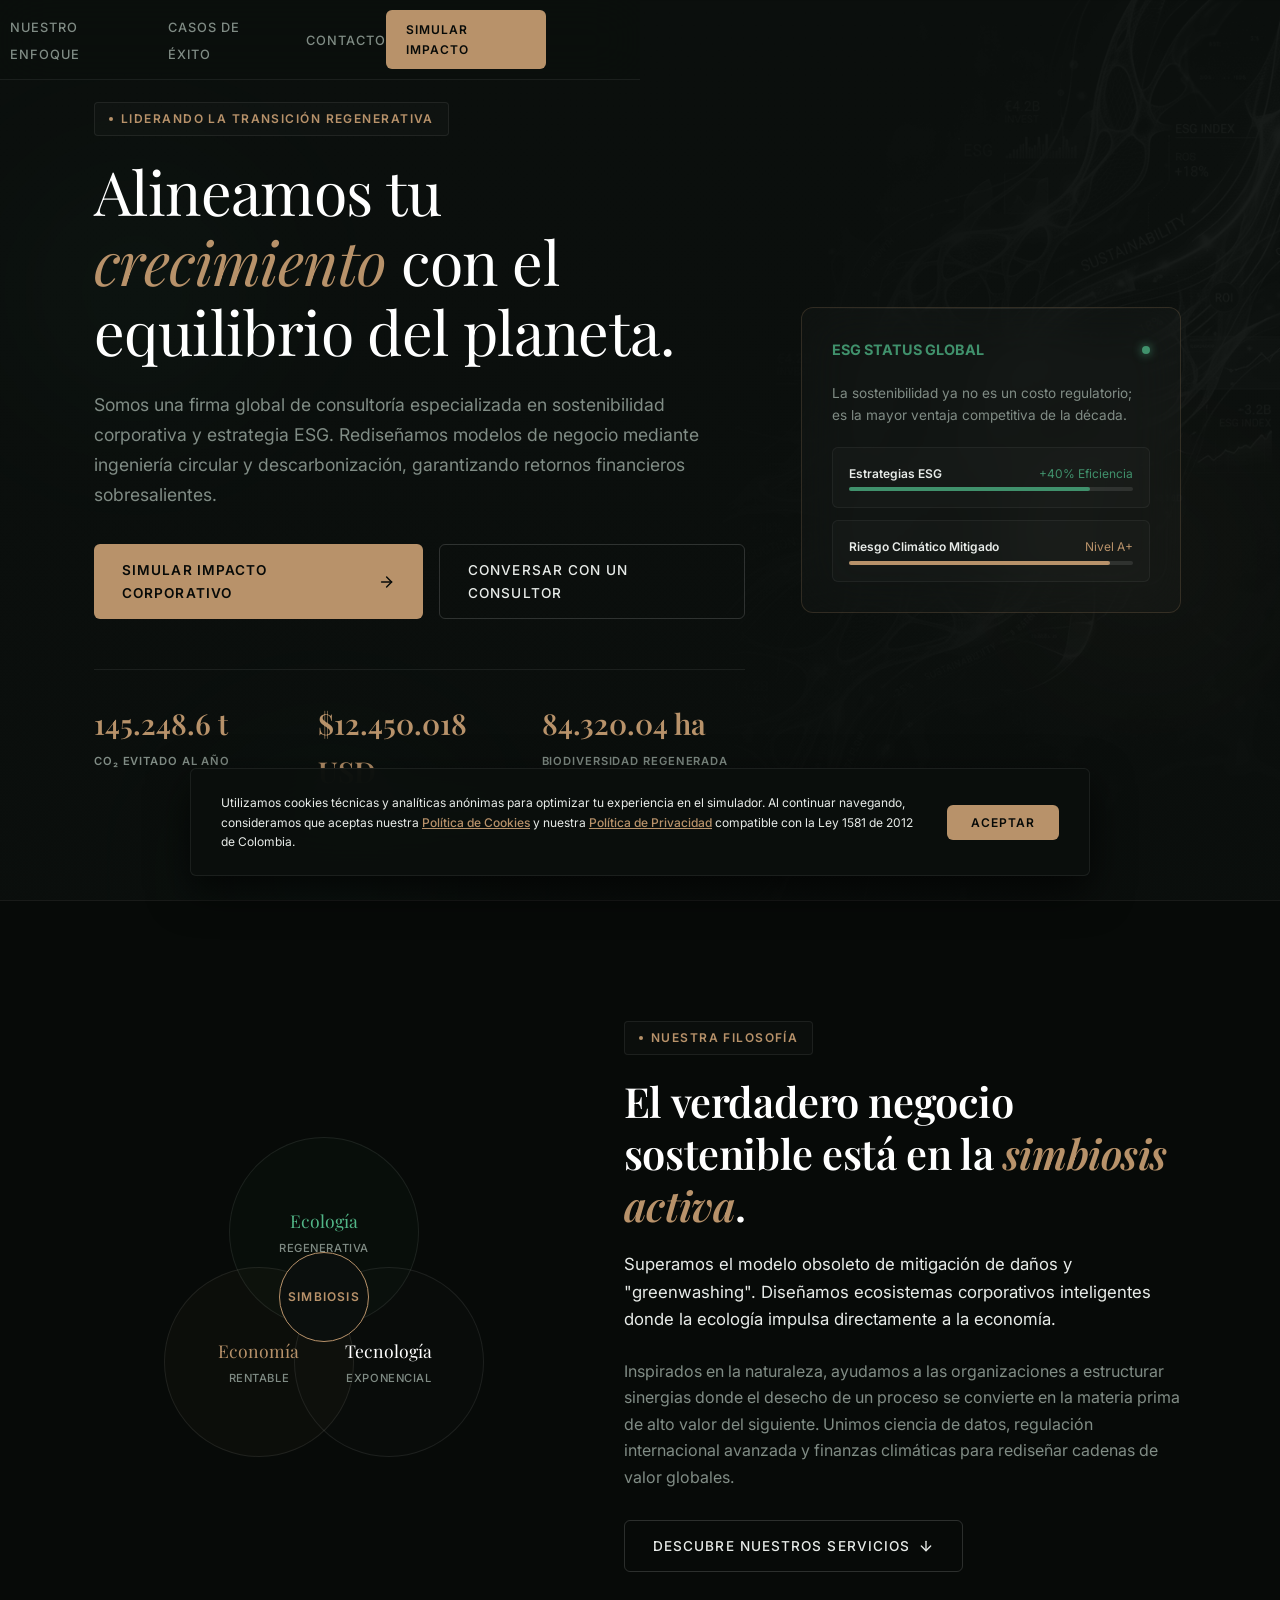
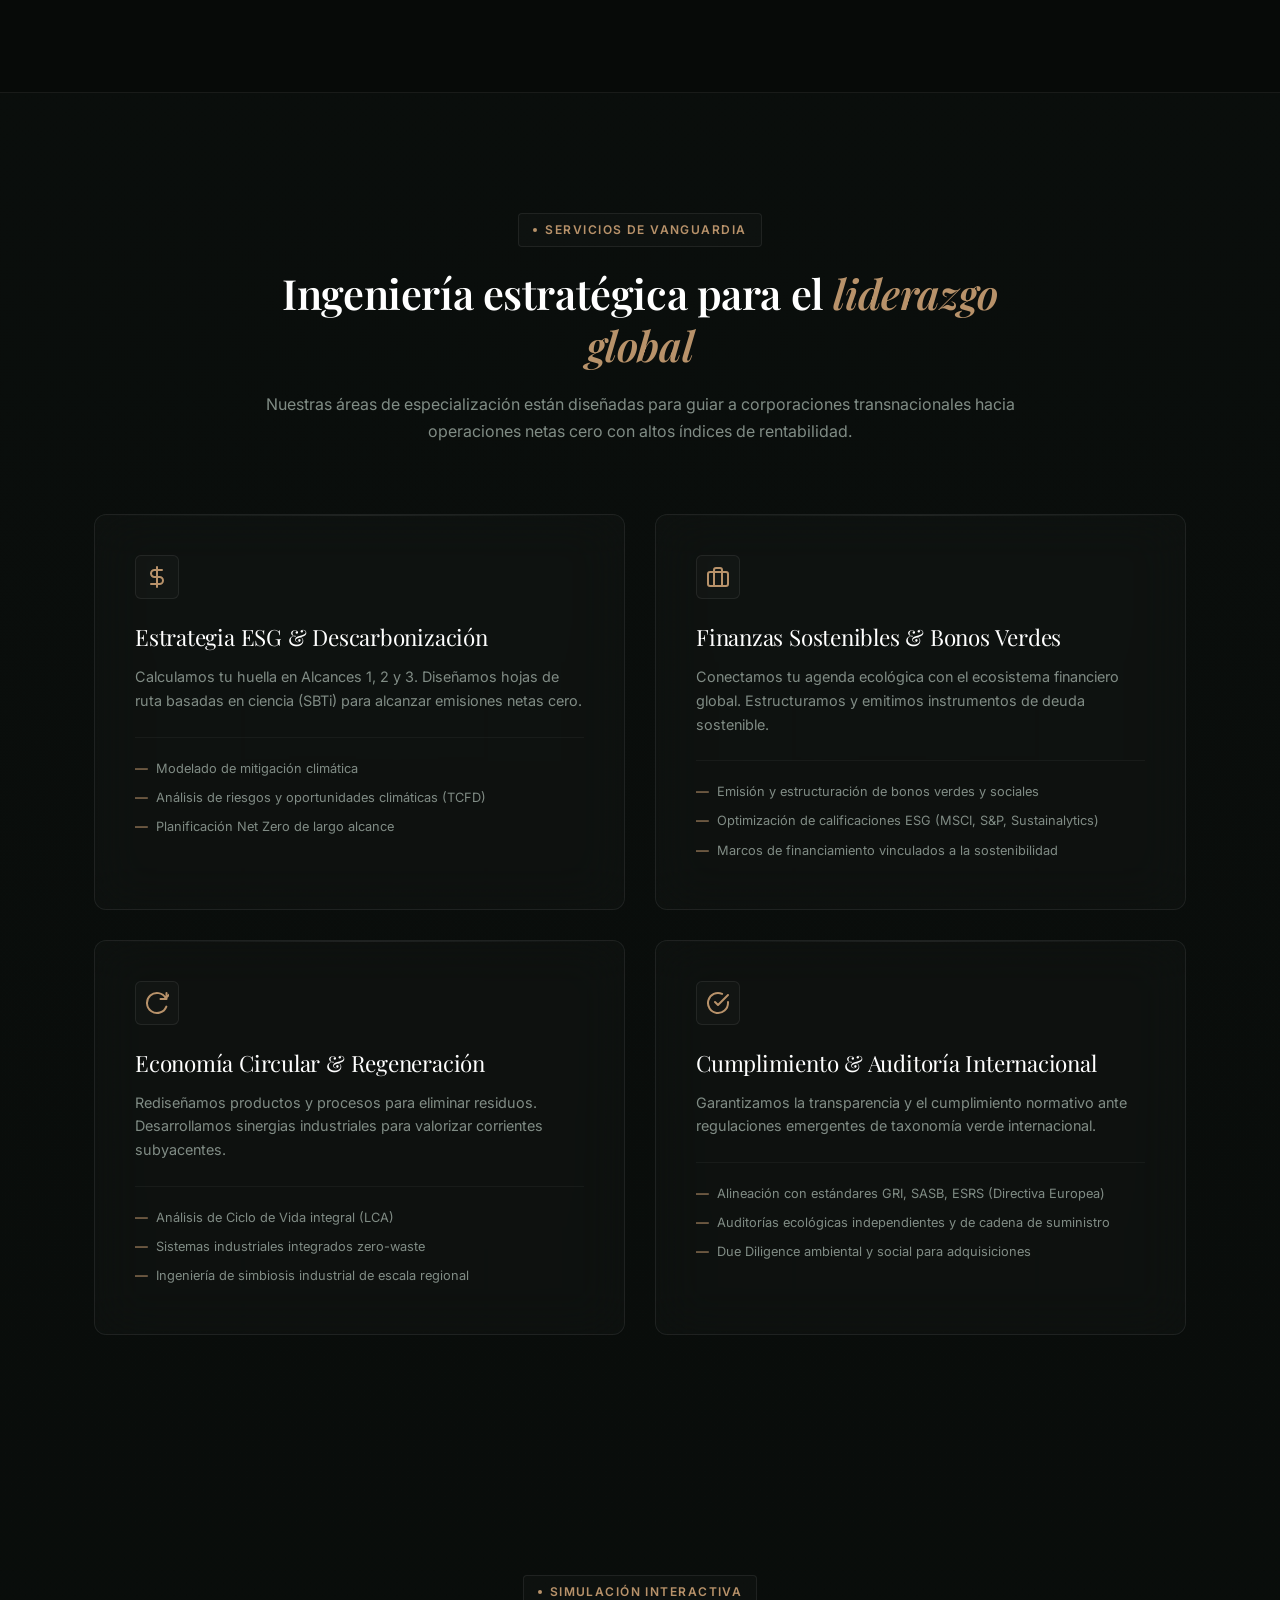
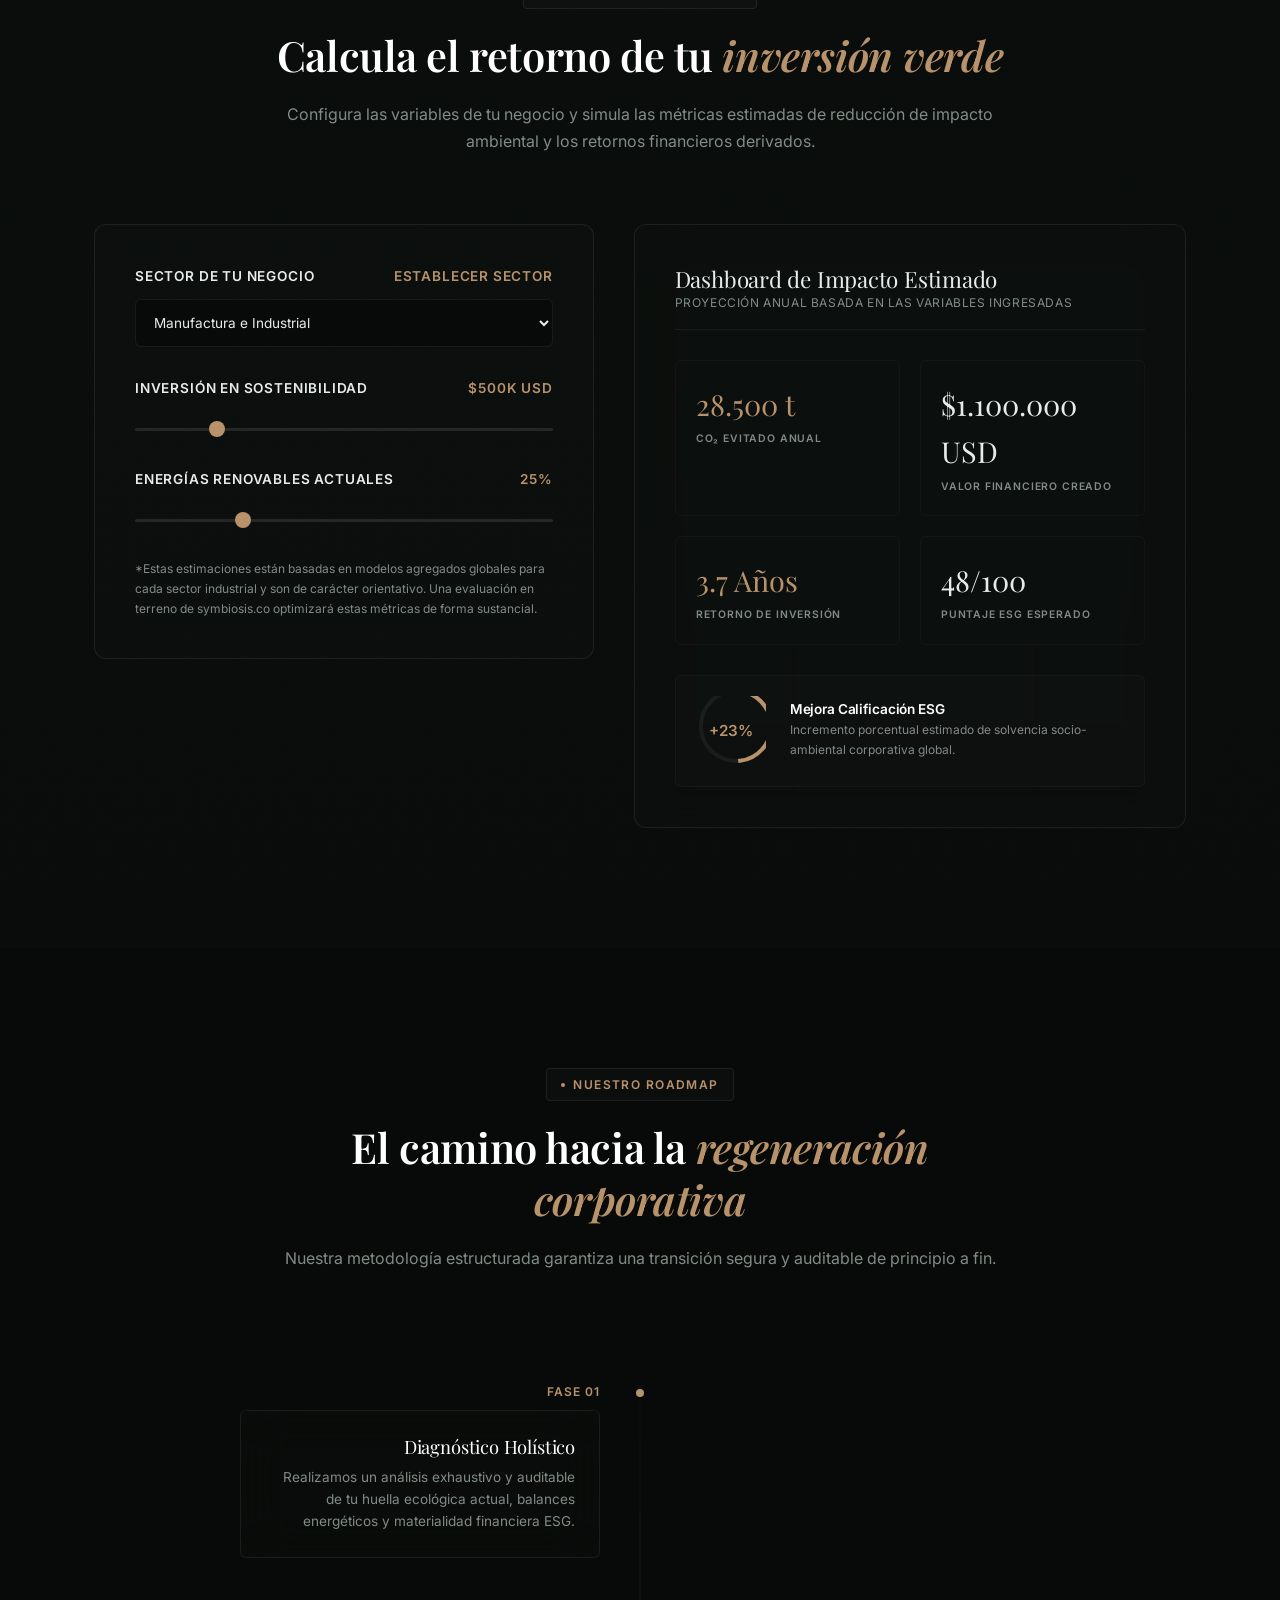
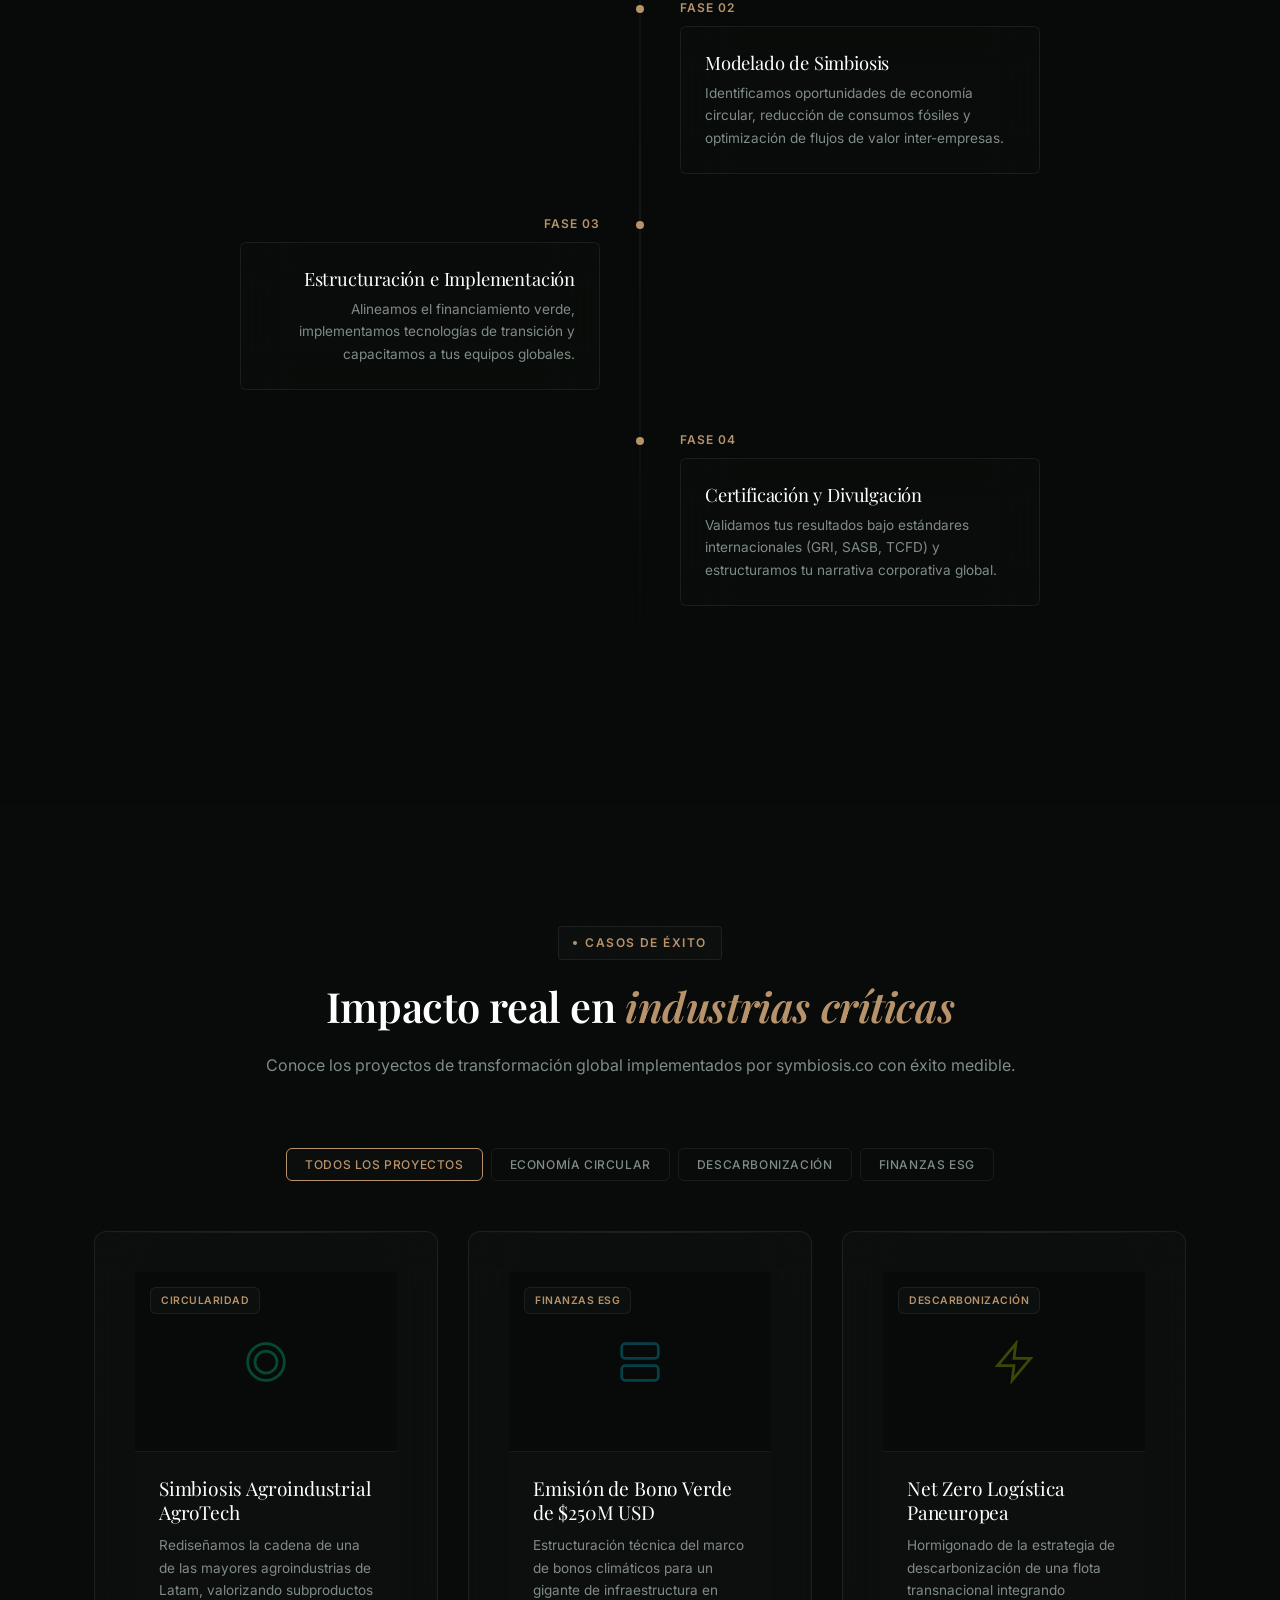
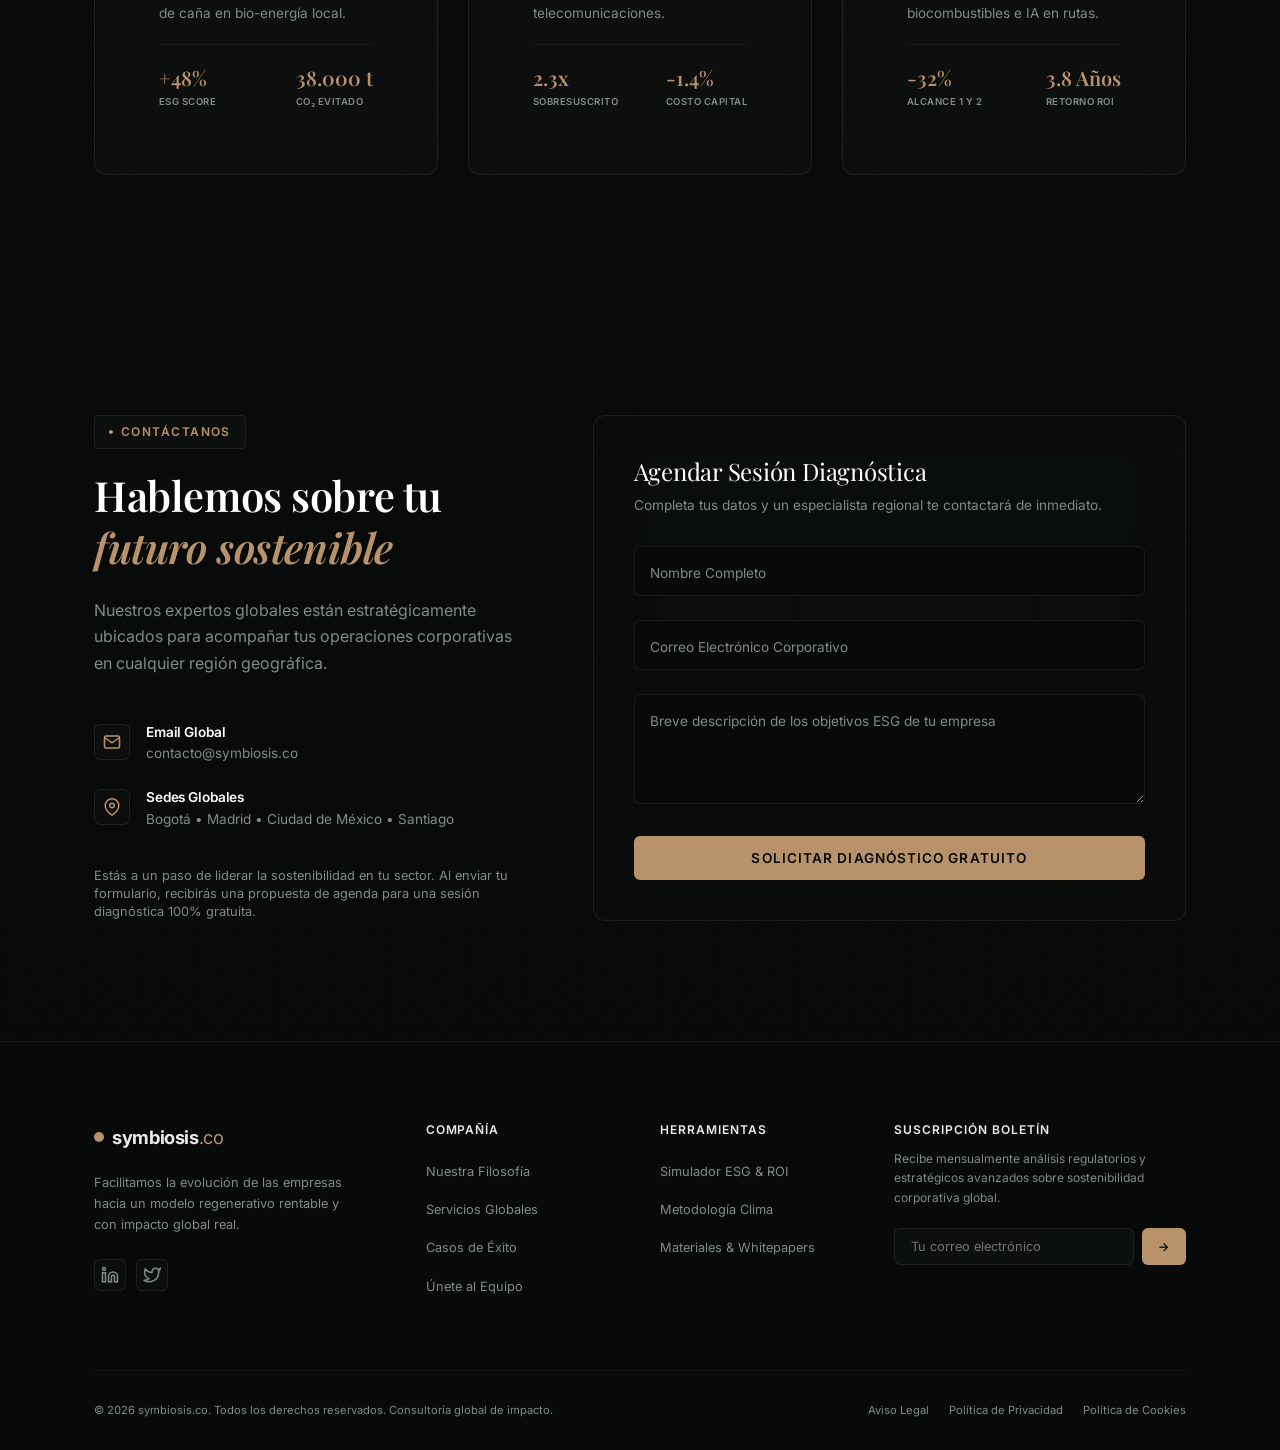
<file: index.html>
<!DOCTYPE html>
<html lang="es">
<head>
    <meta charset="UTF-8">
    <meta name="viewport" content="width=device-width, initial-scale=1.0">
    
    <!-- SEO Meta Tags -->
    <title>symbiosis.co | Consultoría Internacional en Sostenibilidad y Estrategia ESG</title>
    <meta name="description" content="Simbiosis es la consultora internacional líder en sostenibilidad y estrategia ESG. Maximizamos el retorno financiero de tu empresa mientras regeneramos el planeta con soluciones circulares y descarbonización.">
    <meta name="keywords" content="sostenibilidad empresarial, consultoria ESG, descarbonizacion, economia circular, bonos verdes, finanzas sostenibles, huella de carbono, GRI, SASB">
    <meta name="author" content="symbiosis.co">
    <meta name="robots" content="index, follow">

    <!-- Open Graph / Facebook -->
    <meta property="og:type" content="website">
    <meta property="og:url" content="https://symbiosis.co/">
    <meta property="og:title" content="symbiosis.co | Consultoría Internacional en Sostenibilidad y Estrategia ESG">
    <meta property="og:description" content="Alineamos el éxito financiero con el equilibrio ecológico a través de consultoría de sostenibilidad premium, descarbonización y economía circular para empresas líderes.">
    <meta property="og:image" content="images/hero-bg.png">

    <!-- Twitter -->
    <meta property="twitter:card" content="summary_large_image">
    <meta property="twitter:url" content="https://symbiosis.co/">
    <meta property="twitter:title" content="symbiosis.co | Consultoría Internacional en Sostenibilidad y Estrategia ESG">
    <meta property="twitter:description" content="Alineamos el éxito financiero con el equilibrio ecológico a través de consultoría de sostenibilidad premium, descarbonización y economía circular para empresas líderes.">
    <meta property="twitter:image" content="images/hero-bg.png">

    <!-- Stylesheets -->
    <link rel="stylesheet" href="css/style.css">
</head>
<body>

    <!-- Glow background accents for immersive dark mode design -->
    <div class="glow-blur" style="top: 10%; left: -5%;"></div>
    <div class="glow-blur glow-cyan" style="top: 40%; right: -5%;"></div>
    <div class="glow-blur" style="top: 75%; left: 10%;"></div>

    <!-- ==========================================
         HEADER / NAVIGATION
         ========================================== -->
    <header class="header">
        <div class="nav-container">
            <!-- Brand Logo -->
            <a href="#inicio" class="logo" id="nav-logo">
                <div class="logo-icon"></div>
                <div class="logo-text">symbiosis<span>.co</span></div>
            </a>

            <!-- Navigation Links -->
            <nav>
                <ul class="nav-menu">
                    <li><a href="#inicio" class="nav-link active">Inicio</a></li>
                    <li><a href="#filosofia" class="nav-link">Filosofía</a></li>
                    <li><a href="#servicios" class="nav-link">Servicios</a></li>
                    <li><a href="#simulador" class="nav-link">Simulador ESG</a></li>
                    <li><a href="#roadmap" class="nav-link">Nuestro Enfoque</a></li>
                    <li><a href="#casos" class="nav-link">Casos de Éxito</a></li>
                    <li><a href="#contacto" class="nav-link">Contacto</a></li>
                </ul>
            </nav>

            <!-- Actions CTA -->
            <div class="nav-actions">
                <a href="#simulador" class="btn btn-primary btn-nav">Simular Impacto</a>
            </div>

            <!-- Hamburger menu (Mobile toggle) -->
            <button class="menu-toggle" aria-label="Abrir menú de navegación">
                <span></span>
                <span></span>
                <span></span>
            </button>
        </div>
    </header>

    <!-- ==========================================
         HERO SECTION
         ========================================== -->
    <section id="inicio" class="hero">
        <div class="hero-bg"></div>
        <div class="container">
            <div class="hero-grid">
                
                <div class="hero-content">
                    <div class="section-tag">Liderando la transición regenerativa</div>
                    <h1 class="hero-title">Alineamos tu <span>crecimiento</span> con el equilibrio del planeta.</h1>
                    <p class="hero-description">
                        Somos una firma global de consultoría especializada en sostenibilidad corporativa y estrategia ESG. Rediseñamos modelos de negocio mediante ingeniería circular y descarbonización, garantizando retornos financieros sobresalientes.
                    </p>
                    <div class="hero-buttons">
                        <a href="#simulador" class="btn btn-primary">
                            <span>Simular Impacto Corporativo</span>
                            <svg width="18" height="18" viewBox="0 0 24 24" fill="none" stroke="currentColor" stroke-width="2" stroke-linecap="round" stroke-linejoin="round"><line x1="5" y1="12" x2="19" y2="12"></line><polyline points="12 5 19 12 12 19"></polyline></svg>
                        </a>
                        <a href="#contacto" class="btn btn-secondary">Conversar con un Consultor</a>
                    </div>

                    <!-- Real-Time Impact Counters -->
                    <div class="impact-ticker">
                        <div class="ticker-item">
                            <div class="ticker-number" id="count-co2">0 t</div>
                            <div class="ticker-label">CO₂ Evitado al Año</div>
                        </div>
                        <div class="ticker-item">
                            <div class="ticker-number" id="count-invest">$0</div>
                            <div class="ticker-label">Capital Verde Movilizado</div>
                        </div>
                        <div class="ticker-item">
                            <div class="ticker-number" id="count-hectares">0 ha</div>
                            <div class="ticker-label">Biodiversidad Regenerada</div>
                        </div>
                    </div>
                </div>

                <!-- Decorative elements showing a premium, elegant structural capsule -->
                <div style="display: flex; justify-content: center; position: relative;">
                    <div class="glass-card" style="width: 100%; max-width: 380px; padding: 30px; border-color: rgba(184, 146, 106, 0.2);">
                        <div style="display: flex; justify-content: space-between; align-items: center; margin-bottom: 20px;">
                            <span style="font-family: var(--font-subtitle); font-weight: 700; color: var(--primary); font-size: 0.9rem; text-transform: uppercase;">ESG Status Global</span>
                            <span style="width: 8px; height: 8px; background-color: var(--primary); border-radius: 50%; box-shadow: 0 0 10px var(--primary);"></span>
                        </div>
                        <p style="font-size: 0.85rem; margin-bottom: 20px; color: var(--text-muted);">
                            La sostenibilidad ya no es un costo regulatorio; es la mayor ventaja competitiva de la década.
                        </p>
                        <div style="background: rgba(255, 255, 255, 0.02); border: 1px solid rgba(255, 255, 255, 0.05); padding: 16px; border-radius: var(--radius-sm); margin-bottom: 12px;">
                            <div style="display: flex; justify-content: space-between; font-size: 0.75rem; margin-bottom: 4px;">
                                <span style="font-weight: 600;">Estrategias ESG</span>
                                <span style="color: var(--primary);">+40% Eficiencia</span>
                            </div>
                            <div style="height: 4px; background: rgba(255, 255, 255, 0.1); border-radius: 2px;">
                                <div style="height: 100%; width: 85%; background: var(--primary); border-radius: 2px;"></div>
                            </div>
                        </div>
                        <div style="background: rgba(255, 255, 255, 0.02); border: 1px solid rgba(255, 255, 255, 0.05); padding: 16px; border-radius: var(--radius-sm);">
                            <div style="display: flex; justify-content: space-between; font-size: 0.75rem; margin-bottom: 4px;">
                                <span style="font-weight: 600;">Riesgo Climático Mitigado</span>
                                <span style="color: var(--secondary);">Nivel A+</span>
                            </div>
                            <div style="height: 4px; background: rgba(255, 255, 255, 0.1); border-radius: 2px;">
                                <div style="height: 100%; width: 92%; background: var(--secondary); border-radius: 2px;"></div>
                            </div>
                        </div>
                    </div>
                </div>

            </div>
        </div>
    </section>

    <!-- ==========================================
         PHILOSOPHY SECTION
         ========================================== -->
    <section id="filosofia" class="philosophy">
        <div class="container">
            <div class="philosophy-grid">
                
                <!-- Interactive Diagram Grid Column -->
                <div class="philosophy-media">
                    <div class="symbiosis-diagram">
                        <div class="diagram-circle circle-eco">
                            Ecología
                            <span>Regenerativa</span>
                        </div>
                        <div class="diagram-circle circle-econ">
                            Economía
                            <span>Rentable</span>
                        </div>
                        <div class="diagram-circle circle-tech">
                            Tecnología
                            <span>Exponencial</span>
                        </div>
                        <div class="diagram-center">Simbiosis</div>
                    </div>
                </div>

                <!-- Text Content Column -->
                <div>
                    <div class="section-tag">NUESTRA FILOSOFÍA</div>
                    <h2 class="section-title">El verdadero negocio sostenible está en la <span>simbiosis activa</span>.</h2>
                    <p style="font-size: 1.05rem; margin-bottom: 24px; color: var(--text-main);">
                        Superamos el modelo obsoleto de mitigación de daños y "greenwashing". Diseñamos ecosistemas corporativos inteligentes donde la ecología impulsa directamente a la economía.
                    </p>
                    <p style="margin-bottom: 30px;">
                        Inspirados en la naturaleza, ayudamos a las organizaciones a estructurar sinergias donde el desecho de un proceso se convierte en la materia prima de alto valor del siguiente. Unimos ciencia de datos, regulación internacional avanzada y finanzas climáticas para rediseñar cadenas de valor globales.
                    </p>
                    <a href="#servicios" class="btn btn-secondary">
                        <span>Descubre Nuestros Servicios</span>
                        <svg width="16" height="16" viewBox="0 0 24 24" fill="none" stroke="currentColor" stroke-width="2" stroke-linecap="round" stroke-linejoin="round"><line x1="12" y1="5" x2="12" y2="19"></line><polyline points="19 12 12 19 5 12"></polyline></svg>
                    </a>
                </div>

            </div>
        </div>
    </section>

    <!-- ==========================================
         SERVICES SECTION
         ========================================== -->
    <section id="servicios" class="services">
        <div class="container">
            <div class="section-header">
                <div class="section-tag">SERVICIOS DE VANGUARDIA</div>
                <h2 class="section-title">Ingeniería estratégica para el <span>liderazgo global</span></h2>
                <p>Nuestras áreas de especialización están diseñadas para guiar a corporaciones transnacionales hacia operaciones netas cero con altos índices de rentabilidad.</p>
            </div>

            <div class="services-grid">
                
                <!-- Service 1 -->
                <div class="glass-card service-card">
                    <div class="service-icon">
                        <svg width="24" height="24" viewBox="0 0 24 24" fill="none" stroke="currentColor" stroke-width="2" stroke-linecap="round" stroke-linejoin="round"><path d="M12 2v20M17 5H9.5a3.5 3.5 0 0 0 0 7h5a3.5 3.5 0 0 1 0 7H6"></path></svg>
                    </div>
                    <h3>Estrategia ESG & Descarbonización</h3>
                    <p>Calculamos tu huella en Alcances 1, 2 y 3. Diseñamos hojas de ruta basadas en ciencia (SBTi) para alcanzar emisiones netas cero.</p>
                    <ul class="service-features">
                        <li>Modelado de mitigación climática</li>
                        <li>Análisis de riesgos y oportunidades climáticas (TCFD)</li>
                        <li>Planificación Net Zero de largo alcance</li>
                    </ul>
                </div>

                <!-- Service 2 -->
                <div class="glass-card service-card">
                    <div class="service-icon">
                        <svg width="24" height="24" viewBox="0 0 24 24" fill="none" stroke="currentColor" stroke-width="2" stroke-linecap="round" stroke-linejoin="round"><rect x="2" y="7" width="20" height="14" rx="2" ry="2"></rect><path d="M16 21V5a2 2 0 0 0-2-2h-4a2 2 0 0 0-2 2v16"></path></svg>
                    </div>
                    <h3>Finanzas Sostenibles & Bonos Verdes</h3>
                    <p>Conectamos tu agenda ecológica con el ecosistema financiero global. Estructuramos y emitimos instrumentos de deuda sostenible.</p>
                    <ul class="service-features">
                        <li>Emisión y estructuración de bonos verdes y sociales</li>
                        <li>Optimización de calificaciones ESG (MSCI, S&P, Sustainalytics)</li>
                        <li>Marcos de financiamiento vinculados a la sostenibilidad</li>
                    </ul>
                </div>

                <!-- Service 3 -->
                <div class="glass-card service-card">
                    <div class="service-icon">
                        <svg width="24" height="24" viewBox="0 0 24 24" fill="none" stroke="currentColor" stroke-width="2" stroke-linecap="round" stroke-linejoin="round"><path d="M21.5 2v6h-6M21.34 15.57a10 10 0 1 1-.57-8.38l5.67-5.67"></path></svg>
                    </div>
                    <h3>Economía Circular & Regeneración</h3>
                    <p>Rediseñamos productos y procesos para eliminar residuos. Desarrollamos sinergias industriales para valorizar corrientes subyacentes.</p>
                    <ul class="service-features">
                        <li>Análisis de Ciclo de Vida integral (LCA)</li>
                        <li>Sistemas industriales integrados zero-waste</li>
                        <li>Ingeniería de simbiosis industrial de escala regional</li>
                    </ul>
                </div>

                <!-- Service 4 -->
                <div class="glass-card service-card">
                    <div class="service-icon">
                        <svg width="24" height="24" viewBox="0 0 24 24" fill="none" stroke="currentColor" stroke-width="2" stroke-linecap="round" stroke-linejoin="round"><path d="M22 11.08V12a10 10 0 1 1-5.93-9.14"></path><polyline points="22 4 12 14.01 9 11.01"></polyline></svg>
                    </div>
                    <h3>Cumplimiento & Auditoría Internacional</h3>
                    <p>Garantizamos la transparencia y el cumplimiento normativo ante regulaciones emergentes de taxonomía verde internacional.</p>
                    <ul class="service-features">
                        <li>Alineación con estándares GRI, SASB, ESRS (Directiva Europea)</li>
                        <li>Auditorías ecológicas independientes y de cadena de suministro</li>
                        <li>Due Diligence ambiental y social para adquisiciones</li>
                    </ul>
                </div>

            </div>
        </div>
    </section>

    <!-- ==========================================
         ESG INTERACTIVE SIMULATOR SECTION
         ========================================== -->
    <section id="simulador" class="simulator">
        <div class="container">
            <div class="section-header">
                <div class="section-tag">SIMULACIÓN INTERACTIVA</div>
                <h2 class="section-title">Calcula el retorno de tu <span>inversión verde</span></h2>
                <p>Configura las variables de tu negocio y simula las métricas estimadas de reducción de impacto ambiental y los retornos financieros derivados.</p>
            </div>

            <div class="simulator-container">
                
                <!-- Controls Column -->
                <div class="sim-controls">
                    
                    <!-- Control 1: Industry Select -->
                    <div class="sim-group">
                        <label class="sim-label" for="sim-sector">
                            <span>Sector de tu Negocio</span>
                            <span>Establecer sector</span>
                        </label>
                        <select id="sim-sector" class="sim-select">
                            <option value="manufacturing">Agroindustria & Alimentos</option>
                            <option value="technology">Tecnología & Servicios de Datos</option>
                            <option value="agriculture" selected>Manufactura e Industrial</option>
                            <option value="finance">Banca & Servicios Financieros</option>
                        </select>
                    </div>

                    <!-- Control 2: Annual Budget Slider -->
                    <div class="sim-group">
                        <label class="sim-label" for="sim-presupuesto">
                            <span>Inversión en Sostenibilidad</span>
                            <span id="val-presupuesto">$500k USD</span>
                        </label>
                        <input type="range" id="sim-presupuesto" min="50000" max="2500000" step="50000" value="500000" class="sim-slider">
                    </div>

                    <!-- Control 3: Current Renewable percentage -->
                    <div class="sim-group">
                        <label class="sim-label" for="sim-energia">
                            <span>Energías Renovables Actuales</span>
                            <span id="val-energia">25%</span>
                        </label>
                        <input type="range" id="sim-energia" min="0" max="100" step="5" value="25" class="sim-slider">
                    </div>

                    <p style="font-size: 0.75rem; color: var(--text-muted); margin-top: 20px;">
                        *Estas estimaciones están basadas en modelos agregados globales para cada sector industrial y son de carácter orientativo. Una evaluación en terreno de symbiosis.co optimizará estas métricas de forma sustancial.
                    </p>
                </div>

                <!-- Dashboard Outputs Column -->
                <div class="sim-results">
                    <div class="dashboard-card">
                        
                        <div class="dash-header">
                            <h3>Dashboard de Impacto Estimado</h3>
                            <p>Proyección anual basada en las variables ingresadas</p>
                        </div>

                        <!-- Results Grid -->
                        <div class="dash-grid">
                            <div class="dash-item">
                                <div class="dash-val" id="res-co2">0 t</div>
                                <div class="dash-lbl">CO₂ Evitado Anual</div>
                            </div>
                            <div class="dash-item">
                                <div class="dash-val dash-val-accent" id="res-roi">$0 USD</div>
                                <div class="dash-lbl">Valor Financiero Creado</div>
                            </div>
                            <div class="dash-item">
                                <div class="dash-val" id="res-payback">0 Años</div>
                                <div class="dash-lbl">Retorno de Inversión</div>
                            </div>
                            <div class="dash-item">
                                <div class="dash-val dash-val-accent" id="res-esg">0/100</div>
                                <div class="dash-lbl">Puntaje ESG Esperado</div>
                            </div>
                        </div>

                        <!-- Radial visual indicator -->
                        <div class="dash-graph-container">
                            <div class="radial-progress">
                                <svg>
                                    <circle class="radial-bg" cx="40" cy="40" r="35"></circle>
                                    <circle class="radial-fg" id="radial-progress-circle" cx="40" cy="40" r="35" stroke-dasharray="219.9" stroke-dashoffset="100"></circle>
                                </svg>
                                <span class="radial-text" id="radial-value">+0%</span>
                            </div>
                            <div class="radial-desc">
                                <h4>Mejora Calificación ESG</h4>
                                <p>Incremento porcentual estimado de solvencia socio-ambiental corporativa global.</p>
                            </div>
                        </div>

                    </div>
                </div>

            </div>
        </div>
    </section>

    <!-- ==========================================
         METHODOLOGY SECTION
         ========================================== -->
    <section id="roadmap" class="methodology">
        <div class="container">
            <div class="section-header">
                <div class="section-tag">NUESTRO ROADMAP</div>
                <h2 class="section-title">El camino hacia la <span>regeneración corporativa</span></h2>
                <p>Nuestra metodología estructurada garantiza una transición segura y auditable de principio a fin.</p>
            </div>

            <div class="roadmap">
                
                <!-- Step 1 -->
                <div class="roadmap-step">
                    <span class="step-num">Fase 01</span>
                    <div class="step-card">
                        <h3>Diagnóstico Holístico</h3>
                        <p>Realizamos un análisis exhaustivo y auditable de tu huella ecológica actual, balances energéticos y materialidad financiera ESG.</p>
                    </div>
                </div>

                <!-- Step 2 -->
                <div class="roadmap-step">
                    <span class="step-num">Fase 02</span>
                    <div class="step-card">
                        <h3>Modelado de Simbiosis</h3>
                        <p>Identificamos oportunidades de economía circular, reducción de consumos fósiles y optimización de flujos de valor inter-empresas.</p>
                    </div>
                </div>

                <!-- Step 3 -->
                <div class="roadmap-step">
                    <span class="step-num">Fase 03</span>
                    <div class="step-card">
                        <h3>Estructuración e Implementación</h3>
                        <p>Alineamos el financiamiento verde, implementamos tecnologías de transición y capacitamos a tus equipos globales.</p>
                    </div>
                </div>

                <!-- Step 4 -->
                <div class="roadmap-step">
                    <span class="step-num">Fase 04</span>
                    <div class="step-card">
                        <h3>Certificación y Divulgación</h3>
                        <p>Validamos tus resultados bajo estándares internacionales (GRI, SASB, TCFD) y estructuramos tu narrativa corporativa global.</p>
                    </div>
                </div>

            </div>
        </div>
    </section>

    <!-- ==========================================
         CASE STUDIES SECTION
         ========================================== -->
    <section id="casos" class="cases">
        <div class="container">
            <div class="section-header">
                <div class="section-tag">CASOS DE ÉXITO</div>
                <h2 class="section-title">Impacto real en <span>industrias críticas</span></h2>
                <p>Conoce los proyectos de transformación global implementados por symbiosis.co con éxito medible.</p>
            </div>

            <!-- Portfolio filter buttons -->
            <div class="portfolio-filter">
                <button class="filter-btn active" data-filter="all">Todos los proyectos</button>
                <button class="filter-btn" data-filter="circular">Economía Circular</button>
                <button class="filter-btn" data-filter="descarbonizacion">Descarbonización</button>
                <button class="filter-btn" data-filter="finanzas">Finanzas ESG</button>
            </div>

            <div class="cases-grid">
                
                <!-- Case 1 -->
                <div class="glass-card case-card" data-category="circular">
                    <div class="case-image">
                        <span class="case-tag">Circularidad</span>
                        <!-- Custom Inline SVG decoration -->
                        <svg viewBox="0 0 24 24" fill="none" stroke="#00ffb3" stroke-width="1.5"><path d="M12 22c5.523 0 10-4.477 10-10S17.523 2 12 2 2 6.477 2 12s4.477 10 10 10z"></path><path d="M12 18a6 6 0 1 0 0-12 6 6 0 0 0 0 12z"></path></svg>
                    </div>
                    <div class="case-body">
                        <h3>Simbiosis Agroindustrial AgroTech</h3>
                        <p>Rediseñamos la cadena de una de las mayores agroindustrias de Latam, valorizando subproductos de caña en bio-energía local.</p>
                        <div class="case-stats">
                            <div>
                                <div class="case-stat-val">+48%</div>
                                <div class="case-stat-lbl">ESG Score</div>
                            </div>
                            <div>
                                <div class="case-stat-val">38.000 t</div>
                                <div class="case-stat-lbl">CO₂ Evitado</div>
                            </div>
                        </div>
                    </div>
                </div>

                <!-- Case 2 -->
                <div class="glass-card case-card" data-category="finanzas">
                    <div class="case-image">
                        <span class="case-tag">Finanzas ESG</span>
                        <svg viewBox="0 0 24 24" fill="none" stroke="#00e5ff" stroke-width="1.5"><rect x="2" y="2" width="20" height="8" rx="2" ry="2"></rect><rect x="2" y="14" width="20" height="8" rx="2" ry="2"></rect><line x1="6" y1="6" x2="6.01" y2="6"></line><line x1="6" y1="18" x2="6.01" y2="18"></line></svg>
                    </div>
                    <div class="case-body">
                        <h3>Emisión de Bono Verde de $250M USD</h3>
                        <p>Estructuración técnica del marco de bonos climáticos para un gigante de infraestructura en telecomunicaciones.</p>
                        <div class="case-stats">
                            <div>
                                <div class="case-stat-val">2.3x</div>
                                <div class="case-stat-lbl">Sobresuscrito</div>
                            </div>
                            <div>
                                <div class="case-stat-val">-1.4%</div>
                                <div class="case-stat-lbl">Costo Capital</div>
                            </div>
                        </div>
                    </div>
                </div>

                <!-- Case 3 -->
                <div class="glass-card case-card" data-category="descarbonizacion">
                    <div class="case-image">
                        <span class="case-tag">Descarbonización</span>
                        <svg viewBox="0 0 24 24" fill="none" stroke="#d4ff00" stroke-width="1.5"><path d="M13 2L3 14h9l-1 8 10-12h-9l1-8z"></path></svg>
                    </div>
                    <div class="case-body">
                        <h3>Net Zero Logística Paneuropea</h3>
                        <p>Hormigonado de la estrategia de descarbonización de una flota transnacional integrando biocombustibles e IA en rutas.</p>
                        <div class="case-stats">
                            <div>
                                <div class="case-stat-val">-32%</div>
                                <div class="case-stat-lbl">Alcance 1 y 2</div>
                            </div>
                            <div>
                                <div class="case-stat-val">3.8 Años</div>
                                <div class="case-stat-lbl">Retorno ROI</div>
                            </div>
                        </div>
                    </div>
                </div>

            </div>
        </div>
    </section>

    <!-- ==========================================
         CONTACT & NEWSLETTER SECTION
         ========================================== -->
    <section id="contacto" class="contact">
        <div class="container">
            <div class="contact-grid">
                
                <!-- Left Column: Contact details -->
                <div class="contact-info">
                    <div>
                        <div class="section-tag">CONTÁCTANOS</div>
                        <h2 class="section-title" style="margin-bottom: 24px;">Hablemos sobre tu <span>futuro sostenible</span></h2>
                        <p>Nuestros expertos globales están estratégicamente ubicados para acompañar tus operaciones corporativas en cualquier región geográfica.</p>
                    </div>

                    <div class="contact-details">
                        
                        <div class="info-item">
                            <div class="info-icon">
                                <svg width="18" height="18" viewBox="0 0 24 24" fill="none" stroke="currentColor" stroke-width="2"><path d="M4 4h16c1.1 0 2 .9 2 2v12c0 1.1-.9 2-2 2H4c-1.1 0-2-.9-2-2V6c0-1.1.9-2 2-2z"></path><polyline points="22,6 12,13 2,6"></polyline></svg>
                            </div>
                            <div class="info-text">
                                <h4>Email Global</h4>
                                <p>contacto@symbiosis.co</p>
                            </div>
                        </div>

                        <div class="info-item">
                            <div class="info-icon">
                                <svg width="18" height="18" viewBox="0 0 24 24" fill="none" stroke="currentColor" stroke-width="2"><path d="M21 10c0 7-9 13-9 13s-9-6-9-13a9 9 0 0 1 18 0z"></path><circle cx="12" cy="10" r="3"></circle></svg>
                            </div>
                            <div class="info-text">
                                <h4>Sedes Globales</h4>
                                <p>Bogotá • Madrid • Ciudad de México • Santiago</p>
                            </div>
                        </div>

                    </div>
                    
                    <p style="font-size: 0.8rem; color: var(--text-muted); line-height: 1.4;">
                        Estás a un paso de liderar la sostenibilidad en tu sector. Al enviar tu formulario, recibirás una propuesta de agenda para una sesión diagnóstica 100% gratuita.
                    </p>
                </div>

                <!-- Right Column: Interactive Form -->
                <div>
                    <div class="contact-form-container">
                        <h3 class="form-title">Agendar Sesión Diagnóstica</h3>
                        <p class="form-desc">Completa tus datos y un especialista regional te contactará de inmediato.</p>
                        
                        <form id="contact-form" novalidate>
                            
                            <!-- Input: Name -->
                            <div class="form-group">
                                <input type="text" id="form-name" class="form-control" placeholder=" " required minlength="3">
                                <label class="form-label" for="form-name">Nombre Completo</label>
                            </div>

                            <!-- Input: Email -->
                            <div class="form-group">
                                <input type="email" id="form-email" class="form-control" placeholder=" " required>
                                <label class="form-label" for="form-email">Correo Electrónico Corporativo</label>
                            </div>

                            <!-- Input: Message -->
                            <div class="form-group">
                                <textarea id="form-message" class="form-control" placeholder=" " required minlength="10"></textarea>
                                <label class="form-label" for="form-message">Breve descripción de los objetivos ESG de tu empresa</label>
                            </div>

                            <button type="submit" class="btn btn-primary" style="width: 100%;">
                                <span>Solicitar Diagnóstico Gratuito</span>
                            </button>

                            <!-- Form Feedback area -->
                            <div id="form-feedback" class="form-feedback"></div>

                        </form>
                    </div>
                </div>

            </div>
        </div>
    </section>

    <!-- ==========================================
         FOOTER
         ========================================== -->
    <footer class="footer">
        <div class="container">
            <div class="footer-grid">
                
                <!-- Brand information -->
                <div class="footer-brand">
                    <a href="#inicio" class="logo" style="margin-bottom: 20px;">
                        <div class="logo-icon"></div>
                        <div class="logo-text">symbiosis<span>.co</span></div>
                    </a>
                    <p>Facilitamos la evolución de las empresas hacia un modelo regenerativo rentable y con impacto global real.</p>
                    <div class="social-links">
                        <a href="https://linkedin.com" class="social-link" aria-label="LinkedIn" target="_blank" rel="noopener">
                            <svg width="18" height="18" viewBox="0 0 24 24" fill="none" stroke="currentColor" stroke-width="2"><path d="M16 8a6 6 0 0 1 6 6v7h-4v-7a2 2 0 0 0-2-2 2 2 0 0 0-2 2v7h-4v-7a6 6 0 0 1 6-6z"></path><rect x="2" y="9" width="4" height="12"></rect><circle cx="4" cy="4" r="2"></circle></svg>
                        </a>
                        <a href="https://twitter.com" class="social-link" aria-label="Twitter" target="_blank" rel="noopener">
                            <svg width="18" height="18" viewBox="0 0 24 24" fill="none" stroke="currentColor" stroke-width="2"><path d="M23 3a10.9 10.9 0 0 1-3.14 1.53 4.48 4.48 0 0 0-7.86 3v1A10.66 10.66 0 0 1 3 4s-4 9 5 13a11.64 11.64 0 0 1-7 2c9 5 20 0 20-11.5a4.5 4.5 0 0 0-.08-.83A7.72 7.72 0 0 0 23 3z"></path></svg>
                        </a>
                    </div>
                </div>

                <!-- Footer Column: Company -->
                <div class="footer-col">
                    <h4>Compañía</h4>
                    <ul class="footer-links">
                        <li><a href="#filosofia">Nuestra Filosofía</a></li>
                        <li><a href="#servicios">Servicios Globales</a></li>
                        <li><a href="#casos">Casos de Éxito</a></li>
                        <li><a href="#contacto">Únete al Equipo</a></li>
                    </ul>
                </div>

                <!-- Footer Column: Tools -->
                <div class="footer-col">
                    <h4>Herramientas</h4>
                    <ul class="footer-links">
                        <li><a href="#simulador">Simulador ESG & ROI</a></li>
                        <li><a href="#roadmap">Metodología Clima</a></li>
                        <li><a href="#inicio">Materiales & Whitepapers</a></li>
                    </ul>
                </div>

                <!-- Footer Column: Newsletter -->
                <div class="footer-col footer-newsletter">
                    <h4>Suscripción Boletín</h4>
                    <p>Recibe mensualmente análisis regulatorios y estratégicos avanzados sobre sostenibilidad corporativa global.</p>
                    <form class="newsletter-form" onsubmit="event.preventDefault(); alert('¡Gracias por suscribirte a Symbiosis Insights!'); this.reset();">
                        <input type="email" placeholder="Tu correo electrónico" class="newsletter-input" required>
                        <button type="submit" class="btn btn-primary btn-newsletter">
                            <span>→</span>
                        </button>
                    </form>
                </div>

            </div>

            <!-- Footer Legal details -->
            <div class="footer-bottom">
                <div>&copy; 2026 symbiosis.co. Todos los derechos reservados. Consultoría global de impacto.</div>
                <div class="footer-bottom-links">
                    <a href="aviso-legal.html">Aviso Legal</a>
                    <a href="politica-privacidad.html">Política de Privacidad</a>
                    <a href="politica-cookies.html">Política de Cookies</a>
                </div>
            </div>
        </div>
    </footer>

    <!-- ==========================================
         COOKIE CONSENT BANNER (Sober & Compliant)
         ========================================== -->
    <div id="cookie-banner" class="cookie-banner">
        <div class="cookie-content">
            <p>Utilizamos cookies técnicas y analíticas anónimas para optimizar tu experiencia en el simulador. Al continuar navegando, consideramos que aceptas nuestra <a href="politica-cookies.html">Política de Cookies</a> y nuestra <a href="politica-privacidad.html">Política de Privacidad</a> compatible con la Ley 1581 de 2012 de Colombia.</p>
            <button id="cookie-accept-btn" class="btn btn-primary btn-cookie">Aceptar</button>
        </div>
    </div>

    <!-- Scripts -->
    <script src="js/main.js"></script>
</body>
</html>
</file>
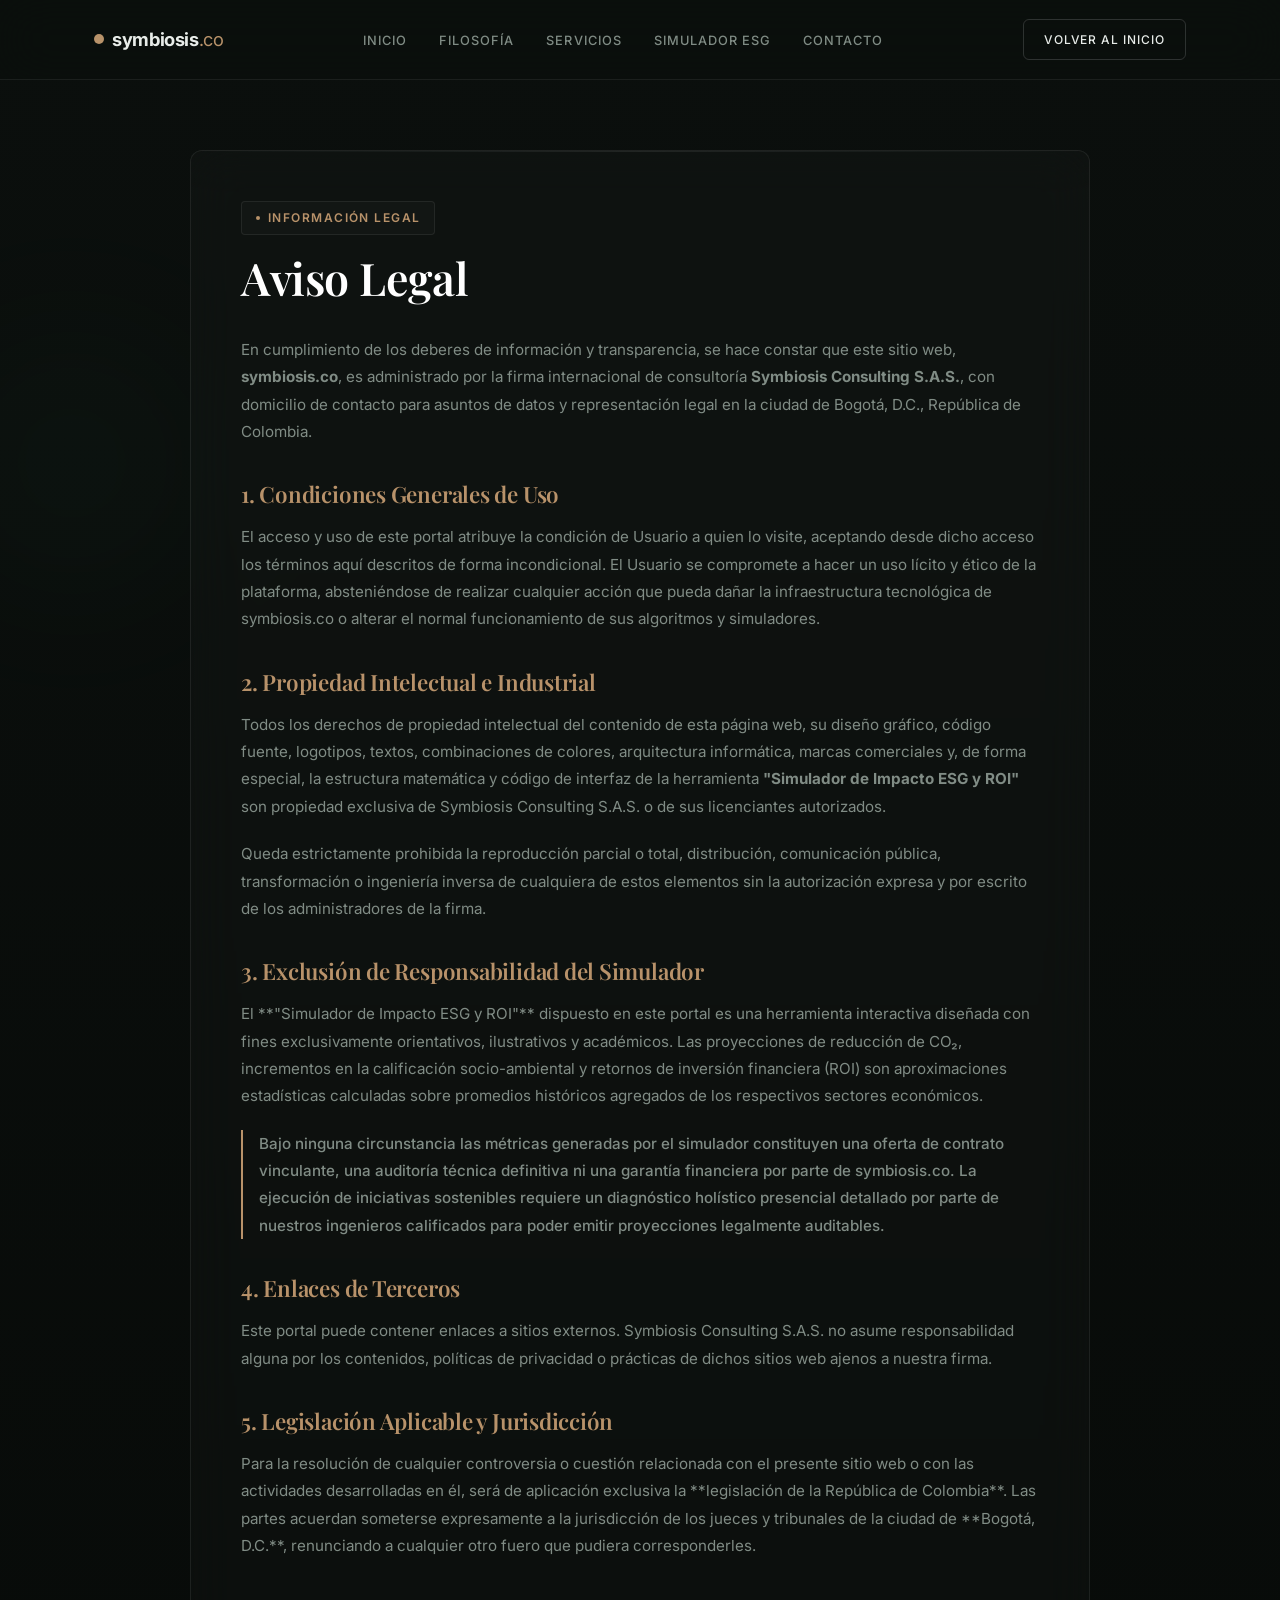
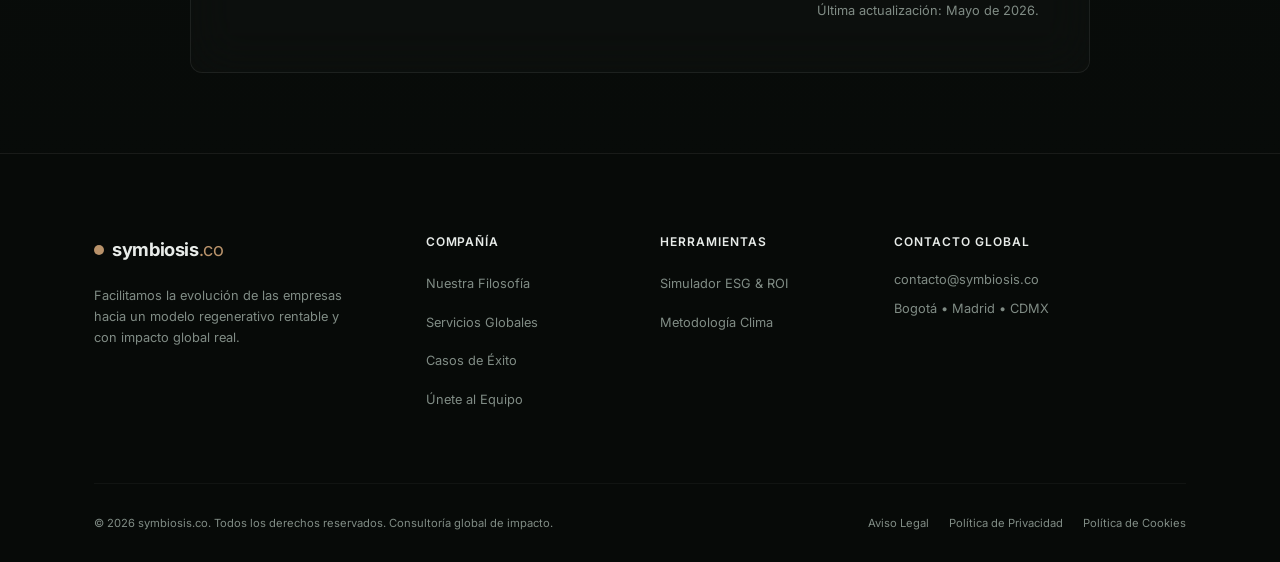
<file: aviso-legal.html>
<!DOCTYPE html>
<html lang="es">
<head>
    <meta charset="UTF-8">
    <meta name="viewport" content="width=device-width, initial-scale=1.0">
    <title>Aviso Legal | symbiosis.co</title>
    <meta name="description" content="Términos y condiciones legales de uso de la plataforma de consultoría en sostenibilidad symbiosis.co.">
    <meta name="robots" content="noindex, follow">
    <link rel="stylesheet" href="css/style.css">
</head>
<body>

    <!-- Header (Simplificado / Retorno a Inicio) -->
    <header class="header">
        <div class="nav-container">
            <a href="index.html" class="logo">
                <div class="logo-icon"></div>
                <div class="logo-text">symbiosis<span>.co</span></div>
            </a>
            <nav>
                <ul class="nav-menu">
                    <li><a href="index.html#inicio" class="nav-link">Inicio</a></li>
                    <li><a href="index.html#filosofia" class="nav-link">Filosofía</a></li>
                    <li><a href="index.html#servicios" class="nav-link">Servicios</a></li>
                    <li><a href="index.html#simulador" class="nav-link">Simulador ESG</a></li>
                    <li><a href="index.html#contacto" class="nav-link">Contacto</a></li>
                </ul>
            </nav>
            <div class="nav-actions">
                <a href="index.html#inicio" class="btn btn-secondary btn-nav">Volver al Inicio</a>
            </div>
        </div>
    </header>

    <!-- Main Legal Content -->
    <main style="padding-top: 150px; padding-bottom: 80px; position: relative;">
        <div class="glow-blur" style="top: 15%; left: -10%;"></div>
        <div class="container">
            <div class="glass-card" style="max-width: 900px; margin: 0 auto; padding: 50px;">
                <div class="section-tag" style="margin-bottom: 15px;">Información Legal</div>
                <h1 style="font-family: var(--font-title); font-size: 2.8rem; margin-bottom: 30px; color: #ffffff;">Aviso Legal</h1>
                
                <div style="font-size: 0.95rem; line-height: 1.8; color: var(--text-main);">
                    <p style="margin-bottom: 20px;">
                        En cumplimiento de los deberes de información y transparencia, se hace constar que este sitio web, <strong>symbiosis.co</strong>, es administrado por la firma internacional de consultoría <strong>Symbiosis Consulting S.A.S.</strong>, con domicilio de contacto para asuntos de datos y representación legal en la ciudad de Bogotá, D.C., República de Colombia.
                    </p>

                    <h3 style="font-family: var(--font-title); font-size: 1.4rem; color: var(--secondary); margin: 35px 0 15px;">1. Condiciones Generales de Uso</h3>
                    <p style="margin-bottom: 20px; color: var(--text-muted);">
                        El acceso y uso de este portal atribuye la condición de Usuario a quien lo visite, aceptando desde dicho acceso los términos aquí descritos de forma incondicional. El Usuario se compromete a hacer un uso lícito y ético de la plataforma, absteniéndose de realizar cualquier acción que pueda dañar la infraestructura tecnológica de symbiosis.co o alterar el normal funcionamiento de sus algoritmos y simuladores.
                    </p>

                    <h3 style="font-family: var(--font-title); font-size: 1.4rem; color: var(--secondary); margin: 35px 0 15px;">2. Propiedad Intelectual e Industrial</h3>
                    <p style="margin-bottom: 20px; color: var(--text-muted);">
                        Todos los derechos de propiedad intelectual del contenido de esta página web, su diseño gráfico, código fuente, logotipos, textos, combinaciones de colores, arquitectura informática, marcas comerciales y, de forma especial, la estructura matemática y código de interfaz de la herramienta <strong>"Simulador de Impacto ESG y ROI"</strong> son propiedad exclusiva de Symbiosis Consulting S.A.S. o de sus licenciantes autorizados.
                    </p>
                    <p style="margin-bottom: 20px; color: var(--text-muted);">
                        Queda estrictamente prohibida la reproducción parcial o total, distribución, comunicación pública, transformación o ingeniería inversa de cualquiera de estos elementos sin la autorización expresa y por escrito de los administradores de la firma.
                    </p>

                    <h3 style="font-family: var(--font-title); font-size: 1.4rem; color: var(--secondary); margin: 35px 0 15px;">3. Exclusión de Responsabilidad del Simulador</h3>
                    <p style="margin-bottom: 20px; color: var(--text-muted);">
                        El **"Simulador de Impacto ESG y ROI"** dispuesto en este portal es una herramienta interactiva diseñada con fines exclusivamente orientativos, ilustrativos y académicos. Las proyecciones de reducción de CO₂, incrementos en la calificación socio-ambiental y retornos de inversión financiera (ROI) son aproximaciones estadísticas calculadas sobre promedios históricos agregados de los respectivos sectores económicos.
                    </p>
                    <p style="margin-bottom: 20px; color: var(--text-muted); font-weight: 500; border-left: 2px solid var(--secondary); padding-left: 16px;">
                        Bajo ninguna circunstancia las métricas generadas por el simulador constituyen una oferta de contrato vinculante, una auditoría técnica definitiva ni una garantía financiera por parte de symbiosis.co. La ejecución de iniciativas sostenibles requiere un diagnóstico holístico presencial detallado por parte de nuestros ingenieros calificados para poder emitir proyecciones legalmente auditables.
                    </p>

                    <h3 style="font-family: var(--font-title); font-size: 1.4rem; color: var(--secondary); margin: 35px 0 15px;">4. Enlaces de Terceros</h3>
                    <p style="margin-bottom: 20px; color: var(--text-muted);">
                        Este portal puede contener enlaces a sitios externos. Symbiosis Consulting S.A.S. no asume responsabilidad alguna por los contenidos, políticas de privacidad o prácticas de dichos sitios web ajenos a nuestra firma.
                    </p>

                    <h3 style="font-family: var(--font-title); font-size: 1.4rem; color: var(--secondary); margin: 35px 0 15px;">5. Legislación Aplicable y Jurisdicción</h3>
                    <p style="margin-bottom: 20px; color: var(--text-muted);">
                        Para la resolución de cualquier controversia o cuestión relacionada con el presente sitio web o con las actividades desarrolladas en él, será de aplicación exclusiva la **legislación de la República de Colombia**. Las partes acuerdan someterse expresamente a la jurisdicción de los jueces y tribunales de la ciudad de **Bogotá, D.C.**, renunciando a cualquier otro fuero que pudiera corresponderles.
                    </p>

                    <p style="margin-top: 40px; font-size: 0.8rem; color: var(--text-muted); text-align: right;">
                        Última actualización: Mayo de 2026.
                    </p>
                </div>
            </div>
        </div>
    </main>

    <!-- ==========================================
         FOOTER
         ========================================== -->
    <footer class="footer">
        <div class="container">
            <div class="footer-grid">
                <div class="footer-brand">
                    <a href="index.html" class="logo" style="margin-bottom: 20px;">
                        <div class="logo-icon"></div>
                        <div class="logo-text">symbiosis<span>.co</span></div>
                    </a>
                    <p>Facilitamos la evolución de las empresas hacia un modelo regenerativo rentable y con impacto global real.</p>
                </div>

                <div class="footer-col">
                    <h4>Compañía</h4>
                    <ul class="footer-links">
                        <li><a href="index.html#filosofia">Nuestra Filosofía</a></li>
                        <li><a href="index.html#servicios">Servicios Globales</a></li>
                        <li><a href="index.html#casos">Casos de Éxito</a></li>
                        <li><a href="index.html#contacto">Únete al Equipo</a></li>
                    </ul>
                </div>

                <div class="footer-col">
                    <h4>Herramientas</h4>
                    <ul class="footer-links">
                        <li><a href="index.html#simulador">Simulador ESG & ROI</a></li>
                        <li><a href="index.html#roadmap">Metodología Clima</a></li>
                    </ul>
                </div>

                <div class="footer-col">
                    <h4>Contacto Global</h4>
                    <p style="font-size: 0.8rem; color: var(--text-muted);">contacto@symbiosis.co</p>
                    <p style="font-size: 0.8rem; color: var(--text-muted); margin-top: 8px;">Bogotá • Madrid • CDMX</p>
                </div>
            </div>

            <div class="footer-bottom">
                <div>&copy; 2026 symbiosis.co. Todos los derechos reservados. Consultoría global de impacto.</div>
                <div class="footer-bottom-links">
                    <a href="aviso-legal.html">Aviso Legal</a>
                    <a href="politica-privacidad.html">Política de Privacidad</a>
                    <a href="politica-cookies.html">Política de Cookies</a>
                </div>
            </div>
        </div>
    </footer>

</body>
</html>
</file>
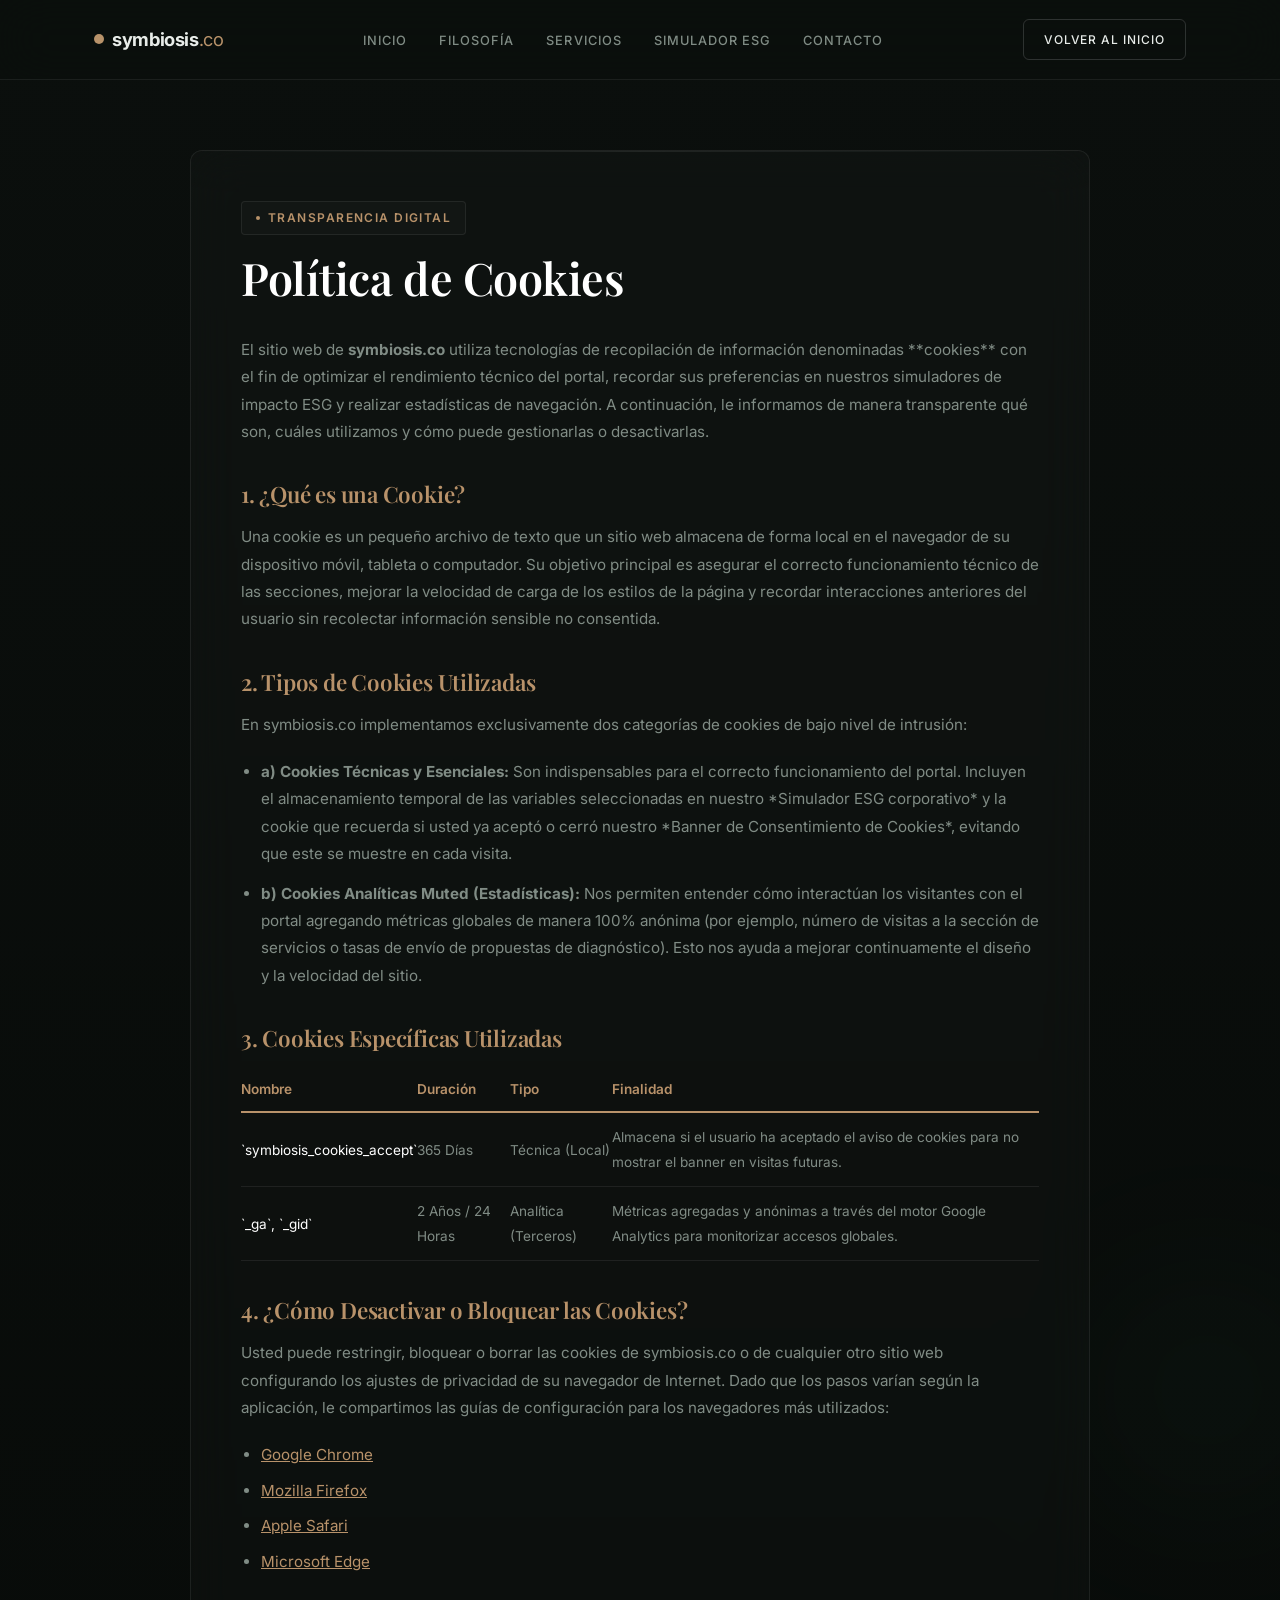
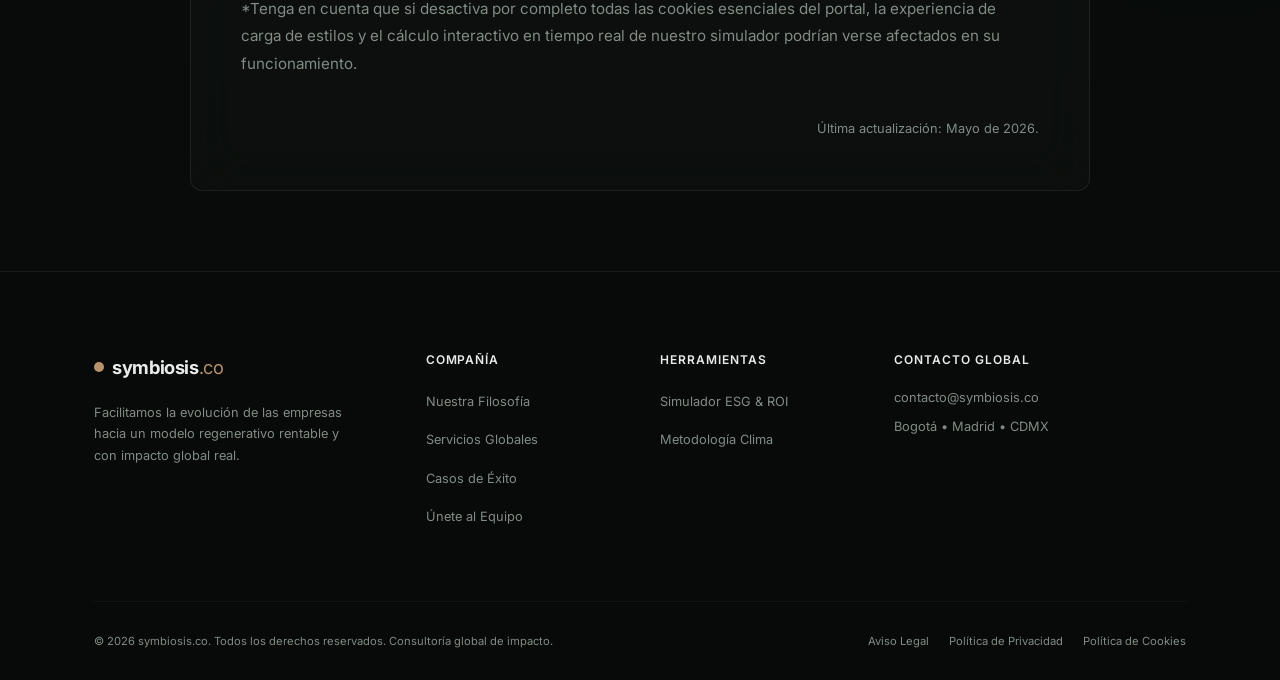
<file: politica-cookies.html>
<!DOCTYPE html>
<html lang="es">
<head>
    <meta charset="UTF-8">
    <meta name="viewport" content="width=device-width, initial-scale=1.0">
    <title>Política de Cookies | symbiosis.co</title>
    <meta name="description" content="Información detallada sobre el uso de cookies en el sitio web de consultoría de impacto symbiosis.co.">
    <meta name="robots" content="noindex, follow">
    <link rel="stylesheet" href="css/style.css">
</head>
<body>

    <!-- Header (Simplificado / Retorno a Inicio) -->
    <header class="header">
        <div class="nav-container">
            <a href="index.html" class="logo">
                <div class="logo-icon"></div>
                <div class="logo-text">symbiosis<span>.co</span></div>
            </a>
            <nav>
                <ul class="nav-menu">
                    <li><a href="index.html#inicio" class="nav-link">Inicio</a></li>
                    <li><a href="index.html#filosofia" class="nav-link">Filosofía</a></li>
                    <li><a href="index.html#servicios" class="nav-link">Servicios</a></li>
                    <li><a href="index.html#simulador" class="nav-link">Simulador ESG</a></li>
                    <li><a href="index.html#contacto" class="nav-link">Contacto</a></li>
                </ul>
            </nav>
            <div class="nav-actions">
                <a href="index.html#inicio" class="btn btn-secondary btn-nav">Volver al Inicio</a>
            </div>
        </div>
    </header>

    <!-- Main Legal Content -->
    <main style="padding-top: 150px; padding-bottom: 80px; position: relative;">
        <div class="glow-blur" style="bottom: 15%; right: -10%;"></div>
        <div class="container">
            <div class="glass-card" style="max-width: 900px; margin: 0 auto; padding: 50px;">
                <div class="section-tag" style="margin-bottom: 15px;">Transparencia Digital</div>
                <h1 style="font-family: var(--font-title); font-size: 2.8rem; margin-bottom: 30px; color: #ffffff;">Política de Cookies</h1>
                
                <div style="font-size: 0.95rem; line-height: 1.8; color: var(--text-main);">
                    
                    <p style="margin-bottom: 20px;">
                        El sitio web de <strong>symbiosis.co</strong> utiliza tecnologías de recopilación de información denominadas **cookies** con el fin de optimizar el rendimiento técnico del portal, recordar sus preferencias en nuestros simuladores de impacto ESG y realizar estadísticas de navegación. A continuación, le informamos de manera transparente qué son, cuáles utilizamos y cómo puede gestionarlas o desactivarlas.
                    </p>

                    <h3 style="font-family: var(--font-title); font-size: 1.4rem; color: var(--secondary); margin: 35px 0 15px;">1. ¿Qué es una Cookie?</h3>
                    <p style="margin-bottom: 20px; color: var(--text-muted);">
                        Una cookie es un pequeño archivo de texto que un sitio web almacena de forma local en el navegador de su dispositivo móvil, tableta o computador. Su objetivo principal es asegurar el correcto funcionamiento técnico de las secciones, mejorar la velocidad de carga de los estilos de la página y recordar interacciones anteriores del usuario sin recolectar información sensible no consentida.
                    </p>

                    <h3 style="font-family: var(--font-title); font-size: 1.4rem; color: var(--secondary); margin: 35px 0 15px;">2. Tipos de Cookies Utilizadas</h3>
                    <p style="margin-bottom: 20px; color: var(--text-muted);">
                        En symbiosis.co implementamos exclusivamente dos categorías de cookies de bajo nivel de intrusión:
                    </p>
                    <ul style="margin-left: 20px; margin-bottom: 20px; color: var(--text-muted);">
                        <li style="margin-bottom: 12px;">
                            <strong>a) Cookies Técnicas y Esenciales:</strong> Son indispensables para el correcto funcionamiento del portal. Incluyen el almacenamiento temporal de las variables seleccionadas en nuestro *Simulador ESG corporativo* y la cookie que recuerda si usted ya aceptó o cerró nuestro *Banner de Consentimiento de Cookies*, evitando que este se muestre en cada visita.
                        </li>
                        <li style="margin-bottom: 12px;">
                            <strong>b) Cookies Analíticas Muted (Estadísticas):</strong> Nos permiten entender cómo interactúan los visitantes con el portal agregando métricas globales de manera 100% anónima (por ejemplo, número de visitas a la sección de servicios o tasas de envío de propuestas de diagnóstico). Esto nos ayuda a mejorar continuamente el diseño y la velocidad del sitio.
                        </li>
                    </ul>

                    <h3 style="font-family: var(--font-title); font-size: 1.4rem; color: var(--secondary); margin: 35px 0 15px;">3. Cookies Específicas Utilizadas</h3>
                    <table style="width: 100%; border-collapse: collapse; margin-bottom: 30px; text-align: left; font-size: 0.85rem;">
                        <thead>
                            <tr style="border-bottom: 2px solid var(--secondary); color: var(--secondary);">
                                <th style="padding: 10px 0; font-weight: 600;">Nombre</th>
                                <th style="padding: 10px 0; font-weight: 600;">Duración</th>
                                <th style="padding: 10px 0; font-weight: 600;">Tipo</th>
                                <th style="padding: 10px 0; font-weight: 600;">Finalidad</th>
                            </tr>
                        </thead>
                        <tbody style="color: var(--text-muted);">
                            <tr style="border-bottom: 1px solid var(--border-color);">
                                <td style="padding: 12px 0; color: #ffffff;">`symbiosis_cookies_accept`</td>
                                <td style="padding: 12px 0;">365 Días</td>
                                <td style="padding: 12px 0;">Técnica (Local)</td>
                                <td style="padding: 12px 0;">Almacena si el usuario ha aceptado el aviso de cookies para no mostrar el banner en visitas futuras.</td>
                            </tr>
                            <tr style="border-bottom: 1px solid var(--border-color);">
                                <td style="padding: 12px 0; color: #ffffff;">`_ga`, `_gid`</td>
                                <td style="padding: 12px 0;">2 Años / 24 Horas</td>
                                <td style="padding: 12px 0;">Analítica (Terceros)</td>
                                <td style="padding: 12px 0;">Métricas agregadas y anónimas a través del motor Google Analytics para monitorizar accesos globales.</td>
                            </tr>
                        </tbody>
                    </table>

                    <h3 style="font-family: var(--font-title); font-size: 1.4rem; color: var(--secondary); margin: 35px 0 15px;">4. ¿Cómo Desactivar o Bloquear las Cookies?</h3>
                    <p style="margin-bottom: 20px; color: var(--text-muted);">
                        Usted puede restringir, bloquear o borrar las cookies de symbiosis.co o de cualquier otro sitio web configurando los ajustes de privacidad de su navegador de Internet. Dado que los pasos varían según la aplicación, le compartimos las guías de configuración para los navegadores más utilizados:
                    </p>
                    <ul style="margin-left: 20px; margin-bottom: 20px; color: var(--text-muted);">
                        <li style="margin-bottom: 8px;"><a href="https://support.google.com/chrome/answer/95647" style="color: var(--secondary); text-decoration: underline;" target="_blank" rel="noopener">Google Chrome</a></li>
                        <li style="margin-bottom: 8px;"><a href="https://support.mozilla.org/es/kb/habilitar-y-deshabilitar-cookies-sitios-web-rastrear-preferencias" style="color: var(--secondary); text-decoration: underline;" target="_blank" rel="noopener">Mozilla Firefox</a></li>
                        <li style="margin-bottom: 8px;"><a href="https://support.apple.com/es-es/guide/safari/sfri11471/mac" style="color: var(--secondary); text-decoration: underline;" target="_blank" rel="noopener">Apple Safari</a></li>
                        <li style="margin-bottom: 8px;"><a href="https://support.microsoft.com/es-es/microsoft-edge/eliminar-y-administrar-cookies-168dab11-0753-243d-7c16-ede5947fc64d" style="color: var(--secondary); text-decoration: underline;" target="_blank" rel="noopener">Microsoft Edge</a></li>
                    </ul>
                    <p style="margin-bottom: 20px; color: var(--text-muted);">
                        *Tenga en cuenta que si desactiva por completo todas las cookies esenciales del portal, la experiencia de carga de estilos y el cálculo interactivo en tiempo real de nuestro simulador podrían verse afectados en su funcionamiento.
                    </p>

                    <p style="margin-top: 40px; font-size: 0.8rem; color: var(--text-muted); text-align: right;">
                        Última actualización: Mayo de 2026.
                    </p>
                </div>
            </div>
        </div>
    </main>

    <!-- ==========================================
         FOOTER
         ========================================== -->
    <footer class="footer">
        <div class="container">
            <div class="footer-grid">
                <div class="footer-brand">
                    <a href="index.html" class="logo" style="margin-bottom: 20px;">
                        <div class="logo-icon"></div>
                        <div class="logo-text">symbiosis<span>.co</span></div>
                    </a>
                    <p>Facilitamos la evolución de las empresas hacia un modelo regenerativo rentable y con impacto global real.</p>
                </div>

                <div class="footer-col">
                    <h4>Compañía</h4>
                    <ul class="footer-links">
                        <li><a href="index.html#filosofia">Nuestra Filosofía</a></li>
                        <li><a href="index.html#servicios">Servicios Globales</a></li>
                        <li><a href="index.html#casos">Casos de Éxito</a></li>
                        <li><a href="index.html#contacto">Únete al Equipo</a></li>
                    </ul>
                </div>

                <div class="footer-col">
                    <h4>Herramientas</h4>
                    <ul class="footer-links">
                        <li><a href="index.html#simulador">Simulador ESG & ROI</a></li>
                        <li><a href="index.html#roadmap">Metodología Clima</a></li>
                    </ul>
                </div>

                <div class="footer-col">
                    <h4>Contacto Global</h4>
                    <p style="font-size: 0.8rem; color: var(--text-muted);">contacto@symbiosis.co</p>
                    <p style="font-size: 0.8rem; color: var(--text-muted); margin-top: 8px;">Bogotá • Madrid • CDMX</p>
                </div>
            </div>

            <div class="footer-bottom">
                <div>&copy; 2026 symbiosis.co. Todos los derechos reservados. Consultoría global de impacto.</div>
                <div class="footer-bottom-links">
                    <a href="aviso-legal.html">Aviso Legal</a>
                    <a href="politica-privacidad.html">Política de Privacidad</a>
                    <a href="politica-cookies.html">Política de Cookies</a>
                </div>
            </div>
        </div>
    </footer>

</body>
</html>
</file>
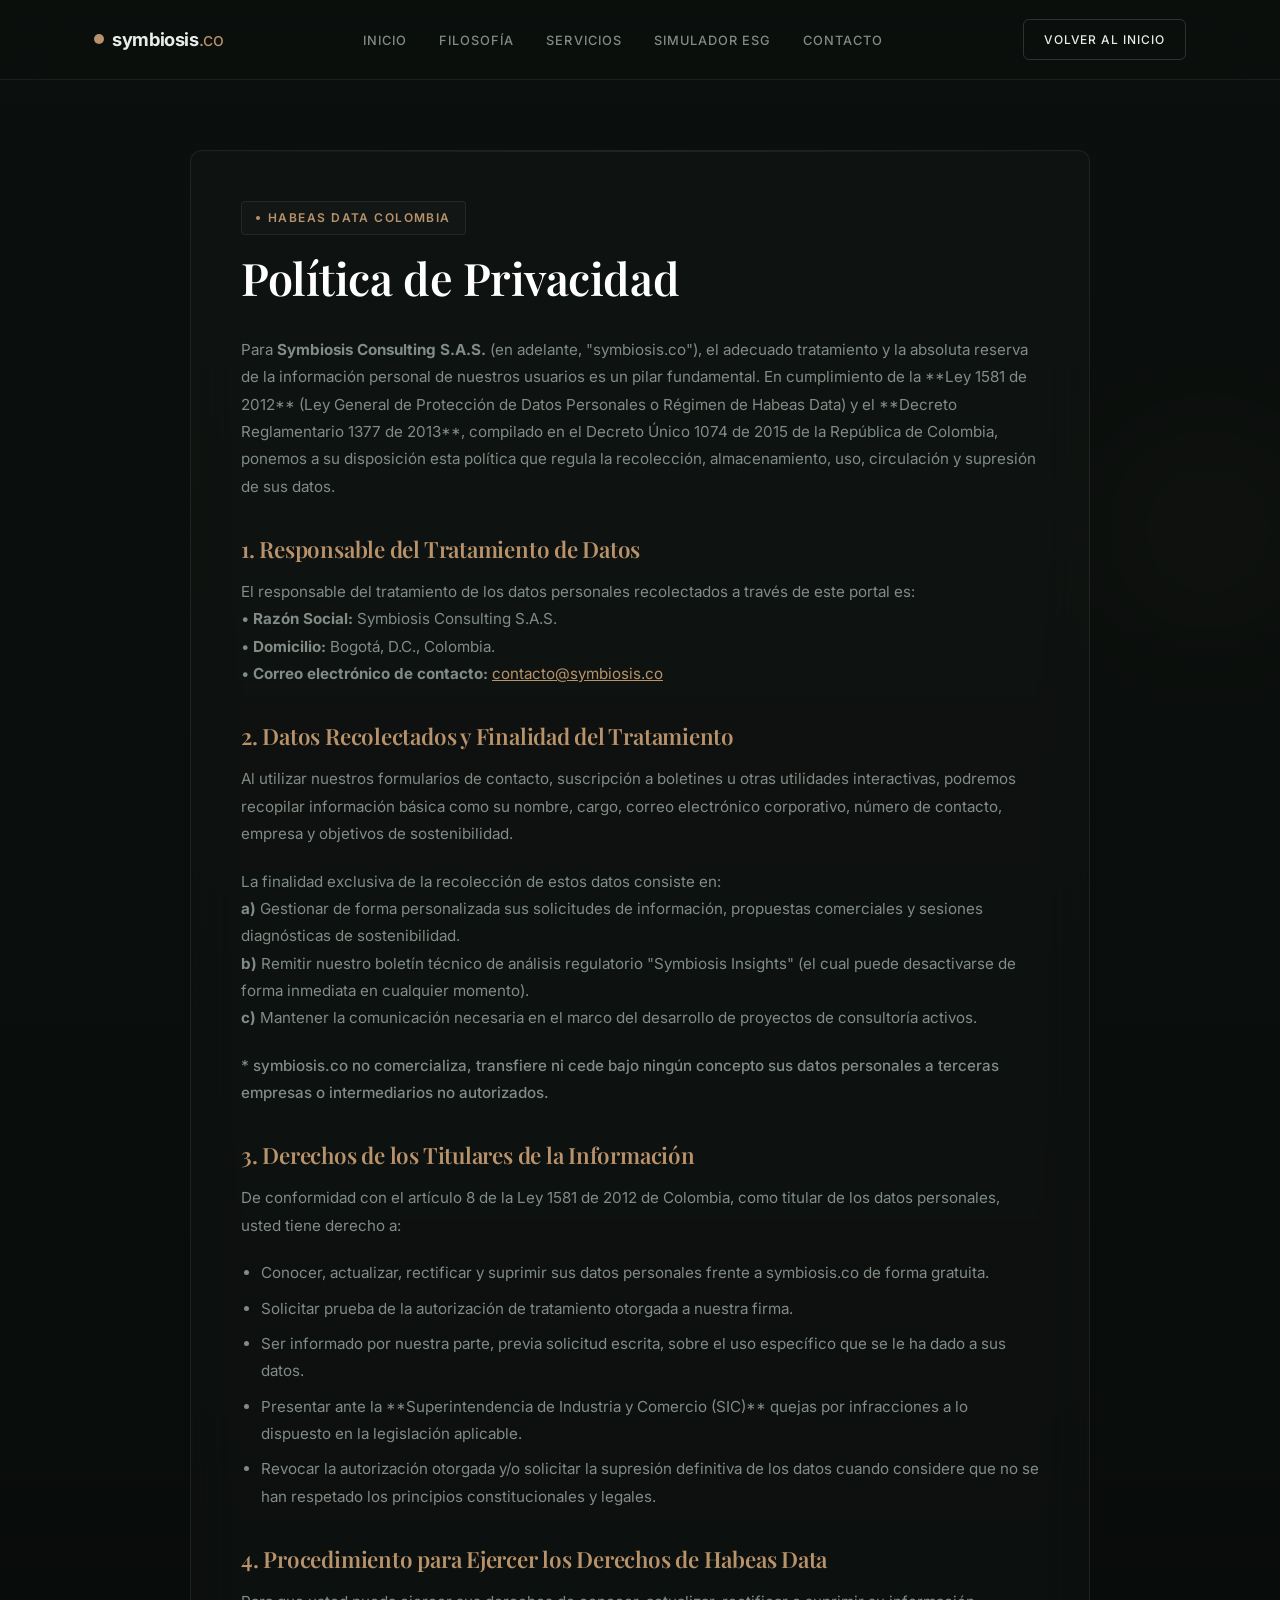
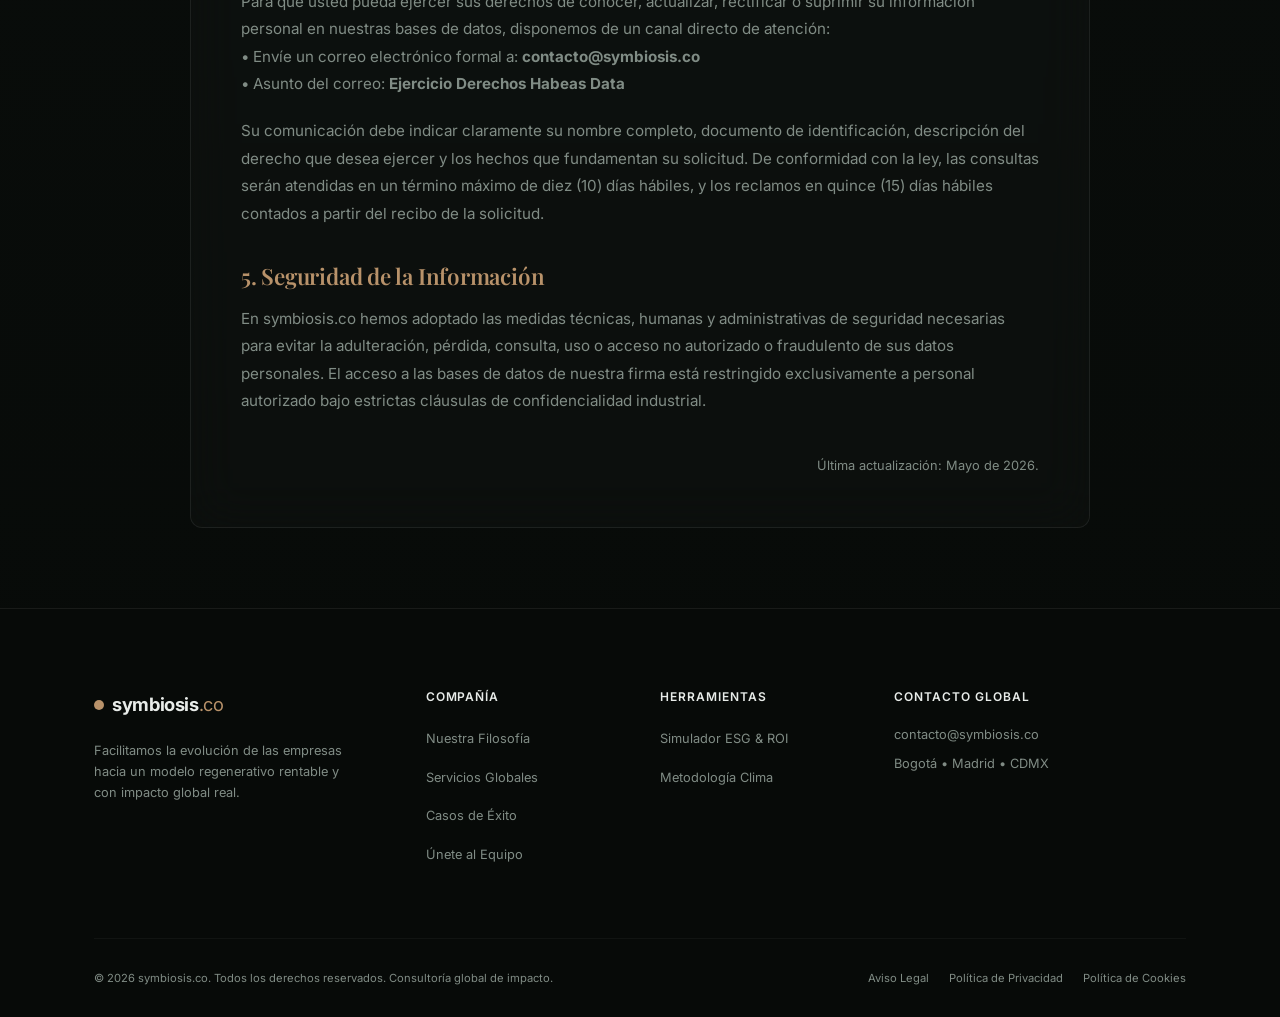
<file: politica-privacidad.html>
<!DOCTYPE html>
<html lang="es">
<head>
    <meta charset="UTF-8">
    <meta name="viewport" content="width=device-width, initial-scale=1.0">
    <title>Política de Privacidad | symbiosis.co</title>
    <meta name="description" content="Política de tratamiento de datos personales de symbiosis.co en cumplimiento con la Ley 1581 de 2012 de la República de Colombia.">
    <meta name="robots" content="noindex, follow">
    <link rel="stylesheet" href="css/style.css">
</head>
<body>

    <!-- Header (Simplificado / Retorno a Inicio) -->
    <header class="header">
        <div class="nav-container">
            <a href="index.html" class="logo">
                <div class="logo-icon"></div>
                <div class="logo-text">symbiosis<span>.co</span></div>
            </a>
            <nav>
                <ul class="nav-menu">
                    <li><a href="index.html#inicio" class="nav-link">Inicio</a></li>
                    <li><a href="index.html#filosofia" class="nav-link">Filosofía</a></li>
                    <li><a href="index.html#servicios" class="nav-link">Servicios</a></li>
                    <li><a href="index.html#simulador" class="nav-link">Simulador ESG</a></li>
                    <li><a href="index.html#contacto" class="nav-link">Contacto</a></li>
                </ul>
            </nav>
            <div class="nav-actions">
                <a href="index.html#inicio" class="btn btn-secondary btn-nav">Volver al Inicio</a>
            </div>
        </div>
    </header>

    <!-- Main Legal Content -->
    <main style="padding-top: 150px; padding-bottom: 80px; position: relative;">
        <div class="glow-blur glow-cyan" style="top: 15%; right: -10%;"></div>
        <div class="container">
            <div class="glass-card" style="max-width: 900px; margin: 0 auto; padding: 50px;">
                <div class="section-tag" style="margin-bottom: 15px;">Habeas Data Colombia</div>
                <h1 style="font-family: var(--font-title); font-size: 2.8rem; margin-bottom: 30px; color: #ffffff;">Política de Privacidad</h1>
                
                <div style="font-size: 0.95rem; line-height: 1.8; color: var(--text-main);">
                    
                    <p style="margin-bottom: 20px;">
                        Para <strong>Symbiosis Consulting S.A.S.</strong> (en adelante, "symbiosis.co"), el adecuado tratamiento y la absoluta reserva de la información personal de nuestros usuarios es un pilar fundamental. En cumplimiento de la **Ley 1581 de 2012** (Ley General de Protección de Datos Personales o Régimen de Habeas Data) y el **Decreto Reglamentario 1377 de 2013**, compilado en el Decreto Único 1074 de 2015 de la República de Colombia, ponemos a su disposición esta política que regula la recolección, almacenamiento, uso, circulación y supresión de sus datos.
                    </p>

                    <h3 style="font-family: var(--font-title); font-size: 1.4rem; color: var(--secondary); margin: 35px 0 15px;">1. Responsable del Tratamiento de Datos</h3>
                    <p style="margin-bottom: 20px; color: var(--text-muted);">
                        El responsable del tratamiento de los datos personales recolectados a través de este portal es:
                        <br>• <strong>Razón Social:</strong> Symbiosis Consulting S.A.S.
                        <br>• <strong>Domicilio:</strong> Bogotá, D.C., Colombia.
                        <br>• <strong>Correo electrónico de contacto:</strong> <a href="mailto:contacto@symbiosis.co" style="color: var(--secondary); text-decoration: underline;">contacto@symbiosis.co</a>
                    </p>

                    <h3 style="font-family: var(--font-title); font-size: 1.4rem; color: var(--secondary); margin: 35px 0 15px;">2. Datos Recolectados y Finalidad del Tratamiento</h3>
                    <p style="margin-bottom: 20px; color: var(--text-muted);">
                        Al utilizar nuestros formularios de contacto, suscripción a boletines u otras utilidades interactivas, podremos recopilar información básica como su nombre, cargo, correo electrónico corporativo, número de contacto, empresa y objetivos de sostenibilidad. 
                    </p>
                    <p style="margin-bottom: 20px; color: var(--text-muted);">
                        La finalidad exclusiva de la recolección de estos datos consiste en:
                        <br><strong>a)</strong> Gestionar de forma personalizada sus solicitudes de información, propuestas comerciales y sesiones diagnósticas de sostenibilidad.
                        <br><strong>b)</strong> Remitir nuestro boletín técnico de análisis regulatorio "Symbiosis Insights" (el cual puede desactivarse de forma inmediata en cualquier momento).
                        <br><strong>c)</strong> Mantener la comunicación necesaria en el marco del desarrollo de proyectos de consultoría activos.
                    </p>
                    <p style="margin-bottom: 20px; color: var(--text-muted); font-weight: 500;">
                        * symbiosis.co no comercializa, transfiere ni cede bajo ningún concepto sus datos personales a terceras empresas o intermediarios no autorizados.
                    </p>

                    <h3 style="font-family: var(--font-title); font-size: 1.4rem; color: var(--secondary); margin: 35px 0 15px;">3. Derechos de los Titulares de la Información</h3>
                    <p style="margin-bottom: 20px; color: var(--text-muted);">
                        De conformidad con el artículo 8 de la Ley 1581 de 2012 de Colombia, como titular de los datos personales, usted tiene derecho a:
                    </p>
                    <ul style="margin-left: 20px; margin-bottom: 20px; color: var(--text-muted);">
                        <li style="margin-bottom: 8px;">Conocer, actualizar, rectificar y suprimir sus datos personales frente a symbiosis.co de forma gratuita.</li>
                        <li style="margin-bottom: 8px;">Solicitar prueba de la autorización de tratamiento otorgada a nuestra firma.</li>
                        <li style="margin-bottom: 8px;">Ser informado por nuestra parte, previa solicitud escrita, sobre el uso específico que se le ha dado a sus datos.</li>
                        <li style="margin-bottom: 8px;">Presentar ante la **Superintendencia de Industria y Comercio (SIC)** quejas por infracciones a lo dispuesto en la legislación aplicable.</li>
                        <li style="margin-bottom: 8px;">Revocar la autorización otorgada y/o solicitar la supresión definitiva de los datos cuando considere que no se han respetado los principios constitucionales y legales.</li>
                    </ul>

                    <h3 style="font-family: var(--font-title); font-size: 1.4rem; color: var(--secondary); margin: 35px 0 15px;">4. Procedimiento para Ejercer los Derechos de Habeas Data</h3>
                    <p style="margin-bottom: 20px; color: var(--text-muted);">
                        Para que usted pueda ejercer sus derechos de conocer, actualizar, rectificar o suprimir su información personal en nuestras bases de datos, disponemos de un canal directo de atención:
                        <br>• Envíe un correo electrónico formal a: <strong>contacto@symbiosis.co</strong>
                        <br>• Asunto del correo: <strong>Ejercicio Derechos Habeas Data</strong>
                    </p>
                    <p style="margin-bottom: 20px; color: var(--text-muted);">
                        Su comunicación debe indicar claramente su nombre completo, documento de identificación, descripción del derecho que desea ejercer y los hechos que fundamentan su solicitud. De conformidad con la ley, las consultas serán atendidas en un término máximo de diez (10) días hábiles, y los reclamos en quince (15) días hábiles contados a partir del recibo de la solicitud.
                    </p>

                    <h3 style="font-family: var(--font-title); font-size: 1.4rem; color: var(--secondary); margin: 35px 0 15px;">5. Seguridad de la Información</h3>
                    <p style="margin-bottom: 20px; color: var(--text-muted);">
                        En symbiosis.co hemos adoptado las medidas técnicas, humanas y administrativas de seguridad necesarias para evitar la adulteración, pérdida, consulta, uso o acceso no autorizado o fraudulento de sus datos personales. El acceso a las bases de datos de nuestra firma está restringido exclusivamente a personal autorizado bajo estrictas cláusulas de confidencialidad industrial.
                    </p>

                    <p style="margin-top: 40px; font-size: 0.8rem; color: var(--text-muted); text-align: right;">
                        Última actualización: Mayo de 2026.
                    </p>
                </div>
            </div>
        </div>
    </main>

    <!-- ==========================================
         FOOTER
         ========================================== -->
    <footer class="footer">
        <div class="container">
            <div class="footer-grid">
                <div class="footer-brand">
                    <a href="index.html" class="logo" style="margin-bottom: 20px;">
                        <div class="logo-icon"></div>
                        <div class="logo-text">symbiosis<span>.co</span></div>
                    </a>
                    <p>Facilitamos la evolución de las empresas hacia un modelo regenerativo rentable y con impacto global real.</p>
                </div>

                <div class="footer-col">
                    <h4>Compañía</h4>
                    <ul class="footer-links">
                        <li><a href="index.html#filosofia">Nuestra Filosofía</a></li>
                        <li><a href="index.html#servicios">Servicios Globales</a></li>
                        <li><a href="index.html#casos">Casos de Éxito</a></li>
                        <li><a href="index.html#contacto">Únete al Equipo</a></li>
                    </ul>
                </div>

                <div class="footer-col">
                    <h4>Herramientas</h4>
                    <ul class="footer-links">
                        <li><a href="index.html#simulador">Simulador ESG & ROI</a></li>
                        <li><a href="index.html#roadmap">Metodología Clima</a></li>
                    </ul>
                </div>

                <div class="footer-col">
                    <h4>Contacto Global</h4>
                    <p style="font-size: 0.8rem; color: var(--text-muted);">contacto@symbiosis.co</p>
                    <p style="font-size: 0.8rem; color: var(--text-muted); margin-top: 8px;">Bogotá • Madrid • CDMX</p>
                </div>
            </div>

            <div class="footer-bottom">
                <div>&copy; 2026 symbiosis.co. Todos los derechos reservados. Consultoría global de impacto.</div>
                <div class="footer-bottom-links">
                    <a href="aviso-legal.html">Aviso Legal</a>
                    <a href="politica-privacidad.html">Política de Privacidad</a>
                    <a href="politica-cookies.html">Política de Cookies</a>
                </div>
            </div>
        </div>
    </footer>

</body>
</html>
</file>
<file: css/style.css>
/* ==========================================================================
   SOBER & EDITORIAL DESIGN SYSTEM FOR SYMBIOSIS.CO
   ========================================================================== */

/* Import Google Fonts - Premium Editorial Pairing */
@import url('https://fonts.googleapis.com/css2?family=Inter:wght@300;400;500;600;700&family=Playfair+Display:ital,wght@0,400;0,600;0,700;1,400&display=swap');

/* --- Custom Properties / CSS Variables --- */
:root {
    /* Muted, Prestigious Corporate Palette */
    --bg-color: #0b0f0d;         /* Sage black / Slate forest */
    --bg-darker: #070a08;        /* Deeper forest-slate black */
    --bg-card: rgba(255, 255, 255, 0.02);
    --bg-card-hover: rgba(255, 255, 255, 0.04);
    
    /* Elegant Accents */
    --primary: #40916c;          /* Muted sustainability green */
    --primary-rgb: 64, 145, 108;
    --primary-glow: rgba(64, 145, 108, 0.15);
    
    --secondary: #b8926a;        /* Champagne Gold / Warm Bronze */
    --secondary-rgb: 184, 146, 106;
    --secondary-glow: rgba(184, 146, 106, 0.12);
    
    --accent: #52b788;           /* Softer sage accent */
    
    /* High-contrast Sober Typography colors */
    --text-main: #e8ece9;
    --text-muted: #808c85;
    --text-dark: #070a08;
    
    --border-color: rgba(255, 255, 255, 0.07);
    --border-hover: rgba(184, 146, 106, 0.25); /* Elegant gold borders on hover */
    
    /* Typography */
    --font-title: 'Playfair Display', Georgia, serif;
    --font-subtitle: 'Inter', sans-serif;
    --font-body: 'Inter', sans-serif;
    
    /* UI tokens */
    --radius-sm: 6px;
    --radius-md: 12px;
    --radius-lg: 18px;
    --transition-smooth: all 0.5s cubic-bezier(0.16, 1, 0.3, 1);
    --transition-fast: all 0.25s ease;
    --glass-blur: blur(25px);
}

/* --- Base & Reset --- */
* {
    margin: 0;
    padding: 0;
    box-sizing: border-box;
}

html {
    scroll-behavior: smooth;
    font-size: 16px;
}

body {
    background-color: var(--bg-color);
    background-image: linear-gradient(180deg, var(--bg-color) 0%, var(--bg-darker) 100%);
    color: var(--text-main);
    font-family: var(--font-body);
    line-height: 1.65;
    overflow-x: hidden;
    -webkit-font-smoothing: antialiased;
}

/* Custom Scrollbar - Muted Green */
::-webkit-scrollbar {
    width: 6px;
}
::-webkit-scrollbar-track {
    background: var(--bg-darker);
}
::-webkit-scrollbar-thumb {
    background: rgba(64, 145, 108, 0.2);
    border-radius: 3px;
}
::-webkit-scrollbar-thumb:hover {
    background: var(--primary);
}

/* --- Typography & Global Elements --- */
h1, h2, h3, h4, h5, h6 {
    font-family: var(--font-title);
    font-weight: 600;
    letter-spacing: -0.01em;
    line-height: 1.25;
}

p {
    font-family: var(--font-body);
    font-weight: 400;
    color: var(--text-muted);
}

a {
    color: inherit;
    text-decoration: none;
    transition: var(--transition-fast);
}

img {
    max-width: 100%;
    height: auto;
    display: block;
}

section {
    position: relative;
    padding: 120px 0;
}

.container {
    width: 100%;
    max-width: 1140px;
    margin: 0 auto;
    padding: 0 24px;
}

/* --- Reusable Components --- */

/* Extremely Muted, Subtle Ambient Glows */
.glow-blur {
    position: absolute;
    width: 400px;
    height: 400px;
    border-radius: 50%;
    background: radial-gradient(circle, var(--primary-glow) 0%, transparent 60%);
    filter: blur(80px);
    pointer-events: none;
    z-index: 0;
    opacity: 0.5;
}

.glow-cyan {
    background: radial-gradient(circle, var(--secondary-glow) 0%, transparent 60%);
}

/* Section Header */
.section-header {
    text-align: center;
    max-width: 750px;
    margin: 0 auto 70px;
    position: relative;
    z-index: 2;
}

.section-tag {
    display: inline-flex;
    align-items: center;
    gap: 8px;
    background: rgba(255, 255, 255, 0.02);
    border: 1px solid var(--border-color);
    padding: 6px 14px;
    border-radius: 4px;
    font-family: var(--font-subtitle);
    font-size: 0.75rem;
    font-weight: 600;
    text-transform: uppercase;
    letter-spacing: 0.12em;
    color: var(--secondary);
    margin-bottom: 20px;
}

.section-tag::before {
    content: '';
    display: inline-block;
    width: 4px;
    height: 4px;
    background-color: var(--secondary);
    border-radius: 50%;
}

.section-title {
    font-size: 2.6rem;
    margin-bottom: 20px;
    font-family: var(--font-title);
    color: #ffffff;
}

.section-title span {
    color: var(--secondary);
    font-style: italic;
}

/* Glassmorphism Cards - Sober thin border */
.glass-card {
    background: var(--bg-card);
    backdrop-filter: var(--glass-blur);
    -webkit-backdrop-filter: var(--glass-blur);
    border: 1px solid var(--border-color);
    border-radius: var(--radius-md);
    padding: 40px;
    position: relative;
    overflow: hidden;
    transition: var(--transition-smooth);
    z-index: 1;
}

.glass-card::before {
    content: '';
    position: absolute;
    top: 0;
    left: 0;
    right: 0;
    height: 1px;
    background: linear-gradient(90deg, transparent, rgba(255, 255, 255, 0.08), transparent);
    z-index: 2;
}

.glass-card:hover {
    background: var(--bg-card-hover);
    border-color: var(--border-hover);
    transform: translateY(-3px);
    box-shadow: 0 15px 35px rgba(0, 0, 0, 0.5);
}

/* Premium Buttons - Minimalist & Elegant */
.btn {
    display: inline-flex;
    align-items: center;
    justify-content: center;
    gap: 8px;
    font-family: var(--font-subtitle);
    font-weight: 500;
    font-size: 0.85rem;
    text-transform: uppercase;
    letter-spacing: 0.08em;
    padding: 14px 28px;
    border-radius: var(--radius-sm);
    cursor: pointer;
    transition: var(--transition-smooth);
    position: relative;
    z-index: 1;
}

.btn-primary {
    background: var(--secondary);
    color: var(--text-dark);
    border: none;
    font-weight: 600;
}

.btn-primary:hover {
    background: #d4af37; /* Lighter warm gold */
    transform: translateY(-2px);
    box-shadow: 0 8px 20px rgba(184, 146, 106, 0.15);
}

.btn-secondary {
    background: transparent;
    color: var(--text-main);
    border: 1px solid rgba(255, 255, 255, 0.15);
}

.btn-secondary:hover {
    background: rgba(255, 255, 255, 0.03);
    border-color: var(--secondary);
    color: var(--secondary);
    transform: translateY(-2px);
}

/* ==========================================================================
   SECTIONS STYLING
   ========================================================================== */

/* --- Header / Navigation --- */
.header {
    position: fixed;
    top: 0;
    left: 0;
    width: 100%;
    height: 80px;
    background: rgba(11, 15, 13, 0.8);
    backdrop-filter: var(--glass-blur);
    -webkit-backdrop-filter: var(--glass-blur);
    border-bottom: 1px solid var(--border-color);
    z-index: 1000;
    transition: var(--transition-smooth);
}

.header.scrolled {
    height: 70px;
    background: rgba(7, 10, 8, 0.95);
    box-shadow: 0 10px 30px rgba(0, 0, 0, 0.3);
}

.header .nav-container {
    display: flex;
    justify-content: space-between;
    align-items: center;
    height: 100%;
    max-width: 1140px;
    margin: 0 auto;
    padding: 0 24px;
}

.logo {
    display: flex;
    align-items: center;
    gap: 8px;
    font-family: var(--font-subtitle);
    font-size: 1.15rem;
    font-weight: 700;
    text-transform: lowercase;
    letter-spacing: -0.02em;
    color: var(--text-main);
}

.logo-icon {
    width: 10px;
    height: 10px;
    background-color: var(--secondary);
    border-radius: 50%;
}

.logo-text span {
    color: var(--secondary);
    font-weight: 400;
}

/* Nav Menu */
.nav-menu {
    display: flex;
    align-items: center;
    gap: 32px;
    list-style: none;
}

.nav-link {
    font-family: var(--font-subtitle);
    font-size: 0.8rem;
    font-weight: 500;
    text-transform: uppercase;
    letter-spacing: 0.08em;
    color: var(--text-muted);
    position: relative;
    padding: 8px 0;
}

.nav-link::after {
    content: '';
    position: absolute;
    bottom: 0;
    left: 0;
    width: 0;
    height: 1px;
    background: var(--secondary);
    transition: var(--transition-fast);
}

.nav-link:hover, .nav-link.active {
    color: var(--secondary);
}

.nav-link:hover::after, .nav-link.active::after {
    width: 100%;
}

.nav-actions {
    display: flex;
    align-items: center;
}

.btn-nav {
    padding: 10px 20px;
    font-size: 0.75rem;
    border-radius: var(--radius-sm);
}

/* Menu Toggle (Mobile) */
.menu-toggle {
    display: none;
    flex-direction: column;
    justify-content: space-between;
    width: 22px;
    height: 16px;
    background: transparent;
    border: none;
    cursor: pointer;
    z-index: 1010;
}

.menu-toggle span {
    width: 100%;
    height: 1.5px;
    background-color: var(--text-main);
    transition: var(--transition-fast);
}

/* --- Hero Section --- */
.hero {
    min-height: 100vh;
    display: flex;
    align-items: center;
    padding-top: 100px;
    padding-bottom: 80px;
    overflow: hidden;
}

/* Sober background mask for IA image */
.hero-bg {
    position: absolute;
    top: 0;
    right: 0;
    width: 50%;
    height: 100%;
    background-image: url('../images/hero-bg.png');
    background-size: cover;
    background-position: center;
    opacity: 0.06;
    mix-blend-mode: luminosity;
    mask-image: linear-gradient(to left, black 10%, transparent 90%);
    -webkit-mask-image: linear-gradient(to left, black 10%, transparent 90%);
    pointer-events: none;
    z-index: 0;
}

.hero .container {
    position: relative;
    z-index: 2;
}

.hero-grid {
    display: grid;
    grid-template-columns: 1.25fr 0.75fr;
    gap: 50px;
    align-items: center;
}

.hero-content {
    max-width: 680px;
}

.hero-title {
    font-size: 3.8rem;
    font-weight: 400;
    margin-bottom: 24px;
    line-height: 1.15;
    color: #ffffff;
}

.hero-title span {
    color: var(--secondary);
    font-style: italic;
}

.hero-description {
    font-size: 1.1rem;
    margin-bottom: 35px;
    line-height: 1.7;
    color: var(--text-muted);
}

.hero-buttons {
    display: flex;
    gap: 16px;
    margin-bottom: 50px;
}

/* --- Real-Time Impact Counters --- */
.impact-ticker {
    display: grid;
    grid-template-columns: repeat(3, 1fr);
    gap: 20px;
    border-top: 1px solid var(--border-color);
    padding-top: 30px;
}

.ticker-item {
    background: transparent;
    padding: 0;
    border: none;
}

.ticker-number {
    font-family: var(--font-title);
    font-size: 1.8rem;
    font-weight: 600;
    color: var(--secondary);
    margin-bottom: 4px;
}

.ticker-label {
    font-size: 0.7rem;
    color: var(--text-muted);
    font-weight: 600;
    text-transform: uppercase;
    letter-spacing: 0.08em;
}

/* --- Philosophy / Concept Section --- */
.philosophy {
    background-color: var(--bg-darker);
    border-top: 1px solid var(--border-color);
    border-bottom: 1px solid var(--border-color);
}

.philosophy-grid {
    display: grid;
    grid-template-columns: 0.9fr 1.1fr;
    gap: 70px;
    align-items: center;
}

.philosophy-media {
    position: relative;
    display: flex;
    justify-content: center;
    align-items: center;
}

/* Venn Diagram style made highly clean & sober */
.symbiosis-diagram {
    position: relative;
    width: 320px;
    height: 320px;
}

.diagram-circle {
    position: absolute;
    width: 190px;
    height: 190px;
    border-radius: 50%;
    display: flex;
    flex-direction: column;
    align-items: center;
    justify-content: center;
    text-align: center;
    padding: 24px;
    font-family: var(--font-title);
    font-size: 1.1rem;
    font-weight: 400;
    transition: var(--transition-smooth);
    border: 1px solid rgba(255, 255, 255, 0.08);
}

.diagram-circle span {
    font-family: var(--font-body);
    font-size: 0.7rem;
    font-weight: 500;
    color: var(--text-muted);
    margin-top: 4px;
    text-transform: uppercase;
    letter-spacing: 0.05em;
}

.circle-eco {
    background: rgba(64, 145, 108, 0.03);
    color: var(--accent);
    top: 0;
    left: 50%;
    transform: translateX(-50%);
}

.circle-econ {
    background: rgba(184, 146, 106, 0.03);
    color: var(--secondary);
    bottom: 0;
    left: 0;
}

.circle-tech {
    background: rgba(255, 255, 255, 0.01);
    color: #ffffff;
    bottom: 0;
    right: 0;
}

.diagram-center {
    position: absolute;
    top: 50%;
    left: 50%;
    transform: translate(-50%, -50%);
    width: 90px;
    height: 90px;
    background: var(--bg-color);
    border: 1px solid var(--secondary);
    border-radius: 50%;
    display: flex;
    align-items: center;
    justify-content: center;
    font-family: var(--font-subtitle);
    font-weight: 600;
    color: var(--secondary);
    z-index: 10;
    font-size: 0.75rem;
    text-transform: uppercase;
    letter-spacing: 0.1em;
}

.symbiosis-diagram:hover .circle-eco { transform: translateX(-50%) translateY(-5px); }
.symbiosis-diagram:hover .circle-econ { transform: translateX(-5px) translateY(5px); }
.symbiosis-diagram:hover .circle-tech { transform: translateX(5px) translateY(5px); }

/* --- Services Section --- */
.services-grid {
    display: grid;
    grid-template-columns: repeat(2, 1fr);
    gap: 30px;
}

.service-card {
    padding: 40px;
    border-radius: var(--radius-md);
}

.service-card .service-icon {
    width: 44px;
    height: 44px;
    background: rgba(255, 255, 255, 0.02);
    border-radius: var(--radius-sm);
    display: flex;
    align-items: center;
    justify-content: center;
    margin-bottom: 24px;
    color: var(--secondary);
    border: 1px solid var(--border-color);
}

.service-card h3 {
    font-family: var(--font-title);
    font-weight: 400;
    font-size: 1.4rem;
    margin-bottom: 14px;
    color: #ffffff;
}

.service-card p {
    font-size: 0.9rem;
    margin-bottom: 24px;
}

.service-features {
    list-style: none;
    border-top: 1px solid rgba(255, 255, 255, 0.04);
    padding-top: 20px;
}

.service-features li {
    display: flex;
    align-items: center;
    gap: 8px;
    font-size: 0.8rem;
    color: var(--text-muted);
    margin-bottom: 8px;
}

.service-features li::before {
    content: '—';
    color: var(--secondary);
}

/* --- Interactive ESG Simulator Section --- */
.simulator-container {
    display: grid;
    grid-template-columns: 0.95fr 1.05fr;
    gap: 40px;
    align-items: start;
}

.sim-controls {
    background: rgba(255, 255, 255, 0.01);
    border-radius: var(--radius-md);
    border: 1px solid var(--border-color);
    padding: 40px;
}

.sim-group {
    margin-bottom: 30px;
}

.sim-group:last-child {
    margin-bottom: 0;
}

.sim-label {
    display: flex;
    justify-content: space-between;
    font-family: var(--font-subtitle);
    font-size: 0.85rem;
    font-weight: 600;
    text-transform: uppercase;
    letter-spacing: 0.06em;
    margin-bottom: 12px;
    color: var(--text-main);
}

.sim-label span:last-child {
    color: var(--secondary);
}

/* SOBER Custom Select Dropdowns */
.sim-select {
    width: 100%;
    background: var(--bg-darker);
    border: 1px solid var(--border-color);
    border-radius: var(--radius-sm);
    padding: 14px;
    color: var(--text-main);
    font-family: var(--font-body);
    font-size: 0.85rem;
    outline: none;
    cursor: pointer;
    transition: var(--transition-fast);
}

.sim-select:focus {
    border-color: var(--secondary);
}

/* Sober Muted Sliders */
.sim-slider {
    -webkit-appearance: none;
    width: 100%;
    height: 3px;
    border-radius: 2px;
    background: rgba(255, 255, 255, 0.1);
    outline: none;
}

.sim-slider::-webkit-slider-thumb {
    -webkit-appearance: none;
    appearance: none;
    width: 16px;
    height: 16px;
    border-radius: 50%;
    background: var(--secondary);
    cursor: pointer;
    transition: var(--transition-fast);
}

.sim-slider::-webkit-slider-thumb:hover {
    transform: scale(1.15);
    background: #ffffff;
}

/* Simulator Outputs / Dashboard */
.sim-results {
    height: 100%;
}

.dashboard-card {
    background: rgba(255, 255, 255, 0.01);
    border: 1px solid var(--border-color);
    border-radius: var(--radius-md);
    padding: 40px;
    backdrop-filter: var(--glass-blur);
    -webkit-backdrop-filter: var(--glass-blur);
}

.dash-header {
    margin-bottom: 30px;
    border-bottom: 1px solid rgba(255, 255, 255, 0.05);
    padding-bottom: 16px;
}

.dash-header h3 {
    font-family: var(--font-title);
    font-weight: 400;
    font-size: 1.4rem;
}

.dash-header p {
    font-size: 0.75rem;
    letter-spacing: 0.05em;
    text-transform: uppercase;
}

.dash-grid {
    display: grid;
    grid-template-columns: repeat(2, 1fr);
    gap: 20px;
    margin-bottom: 30px;
}

.dash-item {
    background: transparent;
    border: 1px solid rgba(255, 255, 255, 0.03);
    border-radius: var(--radius-sm);
    padding: 20px;
    text-align: left;
}

.dash-val {
    font-family: var(--font-title);
    font-size: 1.8rem;
    font-weight: 400;
    color: var(--secondary);
    margin-bottom: 2px;
}

.dash-val-accent {
    color: var(--text-main);
}

.dash-lbl {
    font-size: 0.65rem;
    color: var(--text-muted);
    font-weight: 600;
    text-transform: uppercase;
    letter-spacing: 0.08em;
}

.dash-graph-container {
    background: rgba(255, 255, 255, 0.01);
    border: 1px solid rgba(255, 255, 255, 0.03);
    border-radius: var(--radius-sm);
    padding: 20px;
    display: flex;
    align-items: center;
    gap: 24px;
}

.radial-progress {
    position: relative;
    width: 70px;
    height: 70px;
    display: flex;
    align-items: center;
    justify-content: center;
    flex-shrink: 0;
}

.radial-progress svg {
    width: 100%;
    height: 100%;
    transform: rotate(-90deg);
}

.radial-progress circle {
    fill: none;
    stroke-width: 4;
}

.radial-bg {
    stroke: rgba(255, 255, 255, 0.05);
}

.radial-fg {
    stroke: var(--secondary);
    stroke-linecap: square;
    transition: stroke-dashoffset 0.8s cubic-bezier(0.16, 1, 0.3, 1);
}

.radial-text {
    position: absolute;
    font-family: var(--font-subtitle);
    font-size: 0.95rem;
    font-weight: 600;
    color: var(--secondary);
}

.radial-desc {
    flex-grow: 1;
}

.radial-desc h4 {
    font-family: var(--font-subtitle);
    font-size: 0.85rem;
    font-weight: 600;
    color: #ffffff;
    margin-bottom: 2px;
}

.radial-desc p {
    font-size: 0.75rem;
}

/* --- Approach / Methodology Section --- */
.methodology {
    background: var(--bg-darker);
}

.roadmap {
    position: relative;
    max-width: 800px;
    margin: 0 auto;
    padding: 40px 0;
}

.roadmap::before {
    content: '';
    position: absolute;
    top: 0;
    bottom: 0;
    left: 50%;
    width: 1px;
    background: linear-gradient(180deg, transparent, rgba(255, 255, 255, 0.1), transparent);
    transform: translateX(-50%);
}

.roadmap-step {
    position: relative;
    width: 50%;
    padding: 0 40px 40px 0;
    text-align: right;
    box-sizing: border-box;
}

.roadmap-step:nth-child(even) {
    left: 50%;
    padding: 0 0 40px 40px;
    text-align: left;
}

.roadmap-step::after {
    content: '';
    position: absolute;
    top: 7px;
    right: -4px;
    width: 8px;
    height: 8px;
    background-color: var(--secondary);
    border-radius: 50%;
    z-index: 2;
    transition: var(--transition-smooth);
}

.roadmap-step:nth-child(even)::after {
    left: -4px;
}

.step-num {
    font-family: var(--font-subtitle);
    font-size: 0.75rem;
    font-weight: 600;
    text-transform: uppercase;
    letter-spacing: 0.08em;
    color: var(--secondary);
    margin-bottom: 8px;
    display: block;
}

.step-card {
    background: rgba(255, 255, 255, 0.01);
    border: 1px solid var(--border-color);
    border-radius: var(--radius-sm);
    padding: 24px;
    backdrop-filter: var(--glass-blur);
    -webkit-backdrop-filter: var(--glass-blur);
    transition: var(--transition-smooth);
}

.step-card:hover {
    border-color: var(--secondary);
    transform: translateY(-2px);
}

.step-card h3 {
    font-family: var(--font-title);
    font-weight: 400;
    font-size: 1.15rem;
    margin-bottom: 8px;
    color: #ffffff;
}

.step-card p {
    font-size: 0.85rem;
}

/* --- Case Studies Section --- */
.portfolio-filter {
    display: flex;
    justify-content: center;
    gap: 8px;
    margin-bottom: 50px;
}

.filter-btn {
    background: transparent;
    border: 1px solid var(--border-color);
    color: var(--text-muted);
    font-family: var(--font-subtitle);
    font-size: 0.75rem;
    font-weight: 500;
    text-transform: uppercase;
    letter-spacing: 0.05em;
    padding: 8px 18px;
    border-radius: var(--radius-sm);
    cursor: pointer;
    transition: var(--transition-fast);
}

.filter-btn:hover, .filter-btn.active {
    border-color: var(--secondary);
    color: var(--secondary);
    background: rgba(255, 255, 255, 0.01);
}

.cases-grid {
    display: grid;
    grid-template-columns: repeat(3, 1fr);
    gap: 30px;
}

.case-card {
    border-radius: var(--radius-md);
    background: var(--bg-card);
    border: 1px solid var(--border-color);
    overflow: hidden;
}

.case-card:hover {
    border-color: var(--border-hover);
    background: var(--bg-card-hover);
    transform: translateY(-3px);
}

.case-image {
    height: 180px;
    background: var(--bg-darker);
    position: relative;
    display: flex;
    align-items: center;
    justify-content: center;
    border-bottom: 1px solid var(--border-color);
}

.case-image svg {
    width: 44px;
    height: 44px;
    opacity: 0.25;
}

.case-tag {
    position: absolute;
    top: 15px;
    left: 15px;
    background: var(--bg-color);
    border: 1px solid var(--border-color);
    color: var(--secondary);
    font-family: var(--font-subtitle);
    font-size: 0.65rem;
    font-weight: 600;
    text-transform: uppercase;
    letter-spacing: 0.05em;
    padding: 4px 10px;
    border-radius: var(--radius-sm);
}

.case-body {
    padding: 24px;
}

.case-body h3 {
    font-family: var(--font-title);
    font-weight: 400;
    font-size: 1.2rem;
    margin-bottom: 10px;
    color: #ffffff;
}

.case-body p {
    font-size: 0.85rem;
    margin-bottom: 20px;
}

.case-stats {
    display: flex;
    justify-content: space-between;
    border-top: 1px solid rgba(255, 255, 255, 0.04);
    padding-top: 16px;
}

.case-stat-val {
    font-family: var(--font-title);
    font-size: 1.25rem;
    font-weight: 600;
    color: var(--secondary);
}

.case-stat-lbl {
    font-size: 0.6rem;
    color: var(--text-muted);
    font-weight: 600;
    text-transform: uppercase;
    letter-spacing: 0.05em;
}

/* --- Contact & Newsletter Section --- */
.contact-grid {
    display: grid;
    grid-template-columns: 0.85fr 1.15fr;
    gap: 60px;
}

.contact-info {
    display: flex;
    flex-direction: column;
    justify-content: space-between;
}

.contact-details {
    margin-top: 35px;
}

.info-item {
    display: flex;
    align-items: flex-start;
    gap: 16px;
    margin-bottom: 24px;
}

.info-icon {
    width: 36px;
    height: 36px;
    background: rgba(255, 255, 255, 0.02);
    border: 1px solid var(--border-color);
    border-radius: var(--radius-sm);
    display: flex;
    align-items: center;
    justify-content: center;
    color: var(--secondary);
    flex-shrink: 0;
}

.info-text h4 {
    font-family: var(--font-subtitle);
    font-size: 0.85rem;
    font-weight: 600;
    color: #ffffff;
    margin-bottom: 2px;
}

.info-text p {
    font-size: 0.85rem;
}

.contact-form-container {
    background: rgba(255, 255, 255, 0.01);
    border: 1px solid var(--border-color);
    border-radius: var(--radius-md);
    padding: 40px;
    backdrop-filter: var(--glass-blur);
    -webkit-backdrop-filter: var(--glass-blur);
}

.form-title {
    font-family: var(--font-title);
    font-weight: 400;
    font-size: 1.5rem;
    margin-bottom: 8px;
    color: #ffffff;
}

.form-desc {
    font-size: 0.85rem;
    margin-bottom: 30px;
}

.form-group {
    position: relative;
    margin-bottom: 24px;
}

.form-control {
    width: 100%;
    background: var(--bg-darker);
    border: 1px solid var(--border-color);
    border-radius: var(--radius-sm);
    padding: 16px;
    color: var(--text-main);
    font-family: var(--font-body);
    font-size: 0.85rem;
    outline: none;
    transition: var(--transition-fast);
}

.form-control:focus {
    border-color: var(--secondary);
}

textarea.form-control {
    min-height: 110px;
    resize: vertical;
}

/* SOBER Floating labels */
.form-label {
    position: absolute;
    left: 16px;
    top: 16px;
    color: var(--text-muted);
    font-size: 0.85rem;
    pointer-events: none;
    transition: var(--transition-fast);
}

.form-control:focus ~ .form-label,
.form-control:not(:placeholder-shown) ~ .form-label {
    top: -9px;
    left: 10px;
    font-size: 0.7rem;
    font-weight: 600;
    background: var(--bg-color);
    padding: 0 6px;
    color: var(--secondary);
    border-radius: 2px;
}

/* Form feedback message styling */
.form-feedback {
    display: none;
    margin-top: 16px;
    padding: 12px;
    border-radius: var(--radius-sm);
    font-size: 0.8rem;
    text-align: center;
    border: 1px solid transparent;
}

.form-feedback.success {
    display: block;
    background: rgba(64, 145, 108, 0.05);
    border-color: var(--primary);
    color: var(--accent);
}

.form-feedback.error {
    display: block;
    background: rgba(255, 0, 85, 0.03);
    border-color: #ff0055;
    color: #ff0055;
}

/* --- Footer --- */
.footer {
    background-color: var(--bg-darker);
    border-top: 1px solid var(--border-color);
    padding: 80px 0 30px;
}

.footer-grid {
    display: grid;
    grid-template-columns: 1.5fr 1fr 1fr 1.5fr;
    gap: 40px;
    margin-bottom: 60px;
}

.footer-brand .logo {
    margin-bottom: 20px;
}

.footer-brand p {
    font-size: 0.8rem;
    margin-bottom: 24px;
    max-width: 250px;
}

.social-links {
    display: flex;
    gap: 10px;
}

.social-link {
    width: 32px;
    height: 32px;
    background: rgba(255, 255, 255, 0.02);
    border: 1px solid var(--border-color);
    border-radius: var(--radius-sm);
    display: flex;
    align-items: center;
    justify-content: center;
    color: var(--text-muted);
}

.social-link:hover {
    border-color: var(--secondary);
    color: var(--secondary);
    transform: translateY(-2px);
}

.footer-col h4 {
    font-family: var(--font-subtitle);
    font-size: 0.75rem;
    font-weight: 600;
    margin-bottom: 20px;
    text-transform: uppercase;
    letter-spacing: 0.08em;
    color: var(--text-main);
}

.footer-links {
    list-style: none;
}

.footer-links li {
    margin-bottom: 12px;
}

.footer-links a {
    font-size: 0.8rem;
    color: var(--text-muted);
}

.footer-links a:hover {
    color: var(--secondary);
}

.footer-newsletter h4 {
    margin-bottom: 12px;
}

.footer-newsletter p {
    font-size: 0.75rem;
    margin-bottom: 20px;
}

.newsletter-form {
    display: flex;
    gap: 8px;
}

.newsletter-input {
    flex-grow: 1;
    background: var(--bg-color);
    border: 1px solid var(--border-color);
    border-radius: var(--radius-sm);
    padding: 10px 16px;
    color: var(--text-main);
    font-family: var(--font-body);
    font-size: 0.8rem;
    outline: none;
}

.newsletter-input:focus {
    border-color: var(--secondary);
}

.btn-newsletter {
    padding: 0 16px;
    font-size: 0.75rem;
    border-radius: var(--radius-sm);
}

.footer-bottom {
    display: flex;
    justify-content: space-between;
    align-items: center;
    border-top: 1px solid rgba(255, 255, 255, 0.04);
    padding-top: 30px;
    font-size: 0.7rem;
    color: var(--text-muted);
}

.footer-bottom-links {
    display: flex;
    gap: 20px;
}

.footer-bottom-links a:hover {
    color: var(--secondary);
}

/* ==========================================================================
   RESPONSIVE DESIGN (MOBILE-FIRST SYSTEMATIC GRIDS)
   ========================================================================== */
@media (max-width: 1024px) {
    .section-title { font-size: 2.2rem; }
    .hero-title { font-size: 3.2rem; }
    .services-grid { gap: 20px; }
    .cases-grid { grid-template-columns: repeat(2, 1fr); }
    .footer-grid { grid-template-columns: repeat(2, 1fr); }
}

@media (max-width: 768px) {
    section { padding: 80px 0; }
    .section-title { font-size: 2rem; }
    
    /* Navigation */
    .menu-toggle { display: flex; }
    
    .nav-menu {
        position: fixed;
        top: -100vh;
        left: 0;
        width: 100%;
        height: 100vh;
        background: rgba(7, 10, 8, 0.98);
        backdrop-filter: blur(25px);
        flex-direction: column;
        justify-content: center;
        gap: 30px;
        transition: var(--transition-smooth);
        z-index: 1005;
        padding-bottom: 50px;
    }
    
    .nav-menu.open {
        top: 0;
    }
    
    .nav-actions {
        display: none; 
    }
    
    /* Hero Section Mobile spacing */
    .hero { padding-top: 110px; }
    .hero-grid { grid-template-columns: 1fr; gap: 40px; }
    .hero-bg { width: 100%; opacity: 0.04; }
    .impact-ticker { grid-template-columns: 1fr; gap: 20px; }
    
    /* Philosophy */
    .philosophy-grid { grid-template-columns: 1fr; gap: 50px; }
    
    /* Services */
    .services-grid { grid-template-columns: 1fr; }
    
    /* Simulator */
    .simulator-container { grid-template-columns: 1fr; gap: 30px; }
    
    /* Roadmap Timeline Mobile Transformation */
    .roadmap::before { left: 16px; }
    .roadmap-step { width: 100%; padding: 0 0 30px 32px; text-align: left; }
    .roadmap-step:nth-child(even) { left: 0; }
    .roadmap-step::after { left: 12px; top: 10px; }
    .roadmap-step:nth-child(even)::after { left: 12px; }
    
    /* Cases & Contact */
    .cases-grid { grid-template-columns: 1fr; }
    .contact-grid { grid-template-columns: 1fr; gap: 40px; }
}

@media (max-width: 480px) {
    .section-title { font-size: 1.8rem; }
    .hero-title { font-size: 2.4rem; }
    .hero-buttons { flex-direction: column; width: 100%; gap: 12px; }
    .btn { width: 100%; }
    .footer-grid { grid-template-columns: 1fr; gap: 30px; }
    .footer-bottom { flex-direction: column; gap: 15px; text-align: center; }
    .footer-bottom-links { flex-direction: column; gap: 10px; }
    .newsletter-form { flex-direction: column; }
    .btn-newsletter { width: 100%; height: 40px; }
    .sim-controls, .dashboard-card, .contact-form-container, .glass-card { padding: 24px; }
    .dash-grid { grid-template-columns: 1fr; }
    .dash-graph-container { flex-direction: column; text-align: center; }
}

/* ==========================================================================
   COOKIE CONSENT BANNER STYLES (Sober Glassmorphism)
   ========================================================================== */
.cookie-banner {
    position: fixed;
    bottom: -180px; /* Hidden initially */
    left: 50%;
    transform: translateX(-50%);
    width: calc(100% - 48px);
    max-width: 900px;
    background: rgba(11, 15, 13, 0.95);
    backdrop-filter: var(--glass-blur);
    -webkit-backdrop-filter: var(--glass-blur);
    border: 1px solid var(--border-color);
    border-radius: var(--radius-sm);
    padding: 24px 30px;
    z-index: 9999;
    transition: bottom 0.8s cubic-bezier(0.16, 1, 0.3, 1);
    box-shadow: 0 15px 40px rgba(0, 0, 0, 0.7);
}

.cookie-banner.show {
    bottom: 24px; /* Slides up smoothly */
}

.cookie-content {
    display: flex;
    justify-content: space-between;
    align-items: center;
    gap: 30px;
}

.cookie-content p {
    font-size: 0.75rem;
    color: var(--text-main);
    line-height: 1.6;
}

.cookie-content p a {
    color: var(--secondary);
    text-decoration: underline;
    font-weight: 500;
}

.cookie-content p a:hover {
    color: #ffffff;
}

.btn-cookie {
    padding: 10px 24px;
    font-size: 0.75rem;
    flex-shrink: 0;
    border-radius: var(--radius-sm);
}

@media (max-width: 768px) {
    .cookie-banner {
        padding: 20px;
        width: calc(100% - 32px);
    }
    
    .cookie-content {
        flex-direction: column;
        text-align: center;
        gap: 16px;
    }
    
    .btn-cookie {
        width: 100%;
    }
}
</file>
